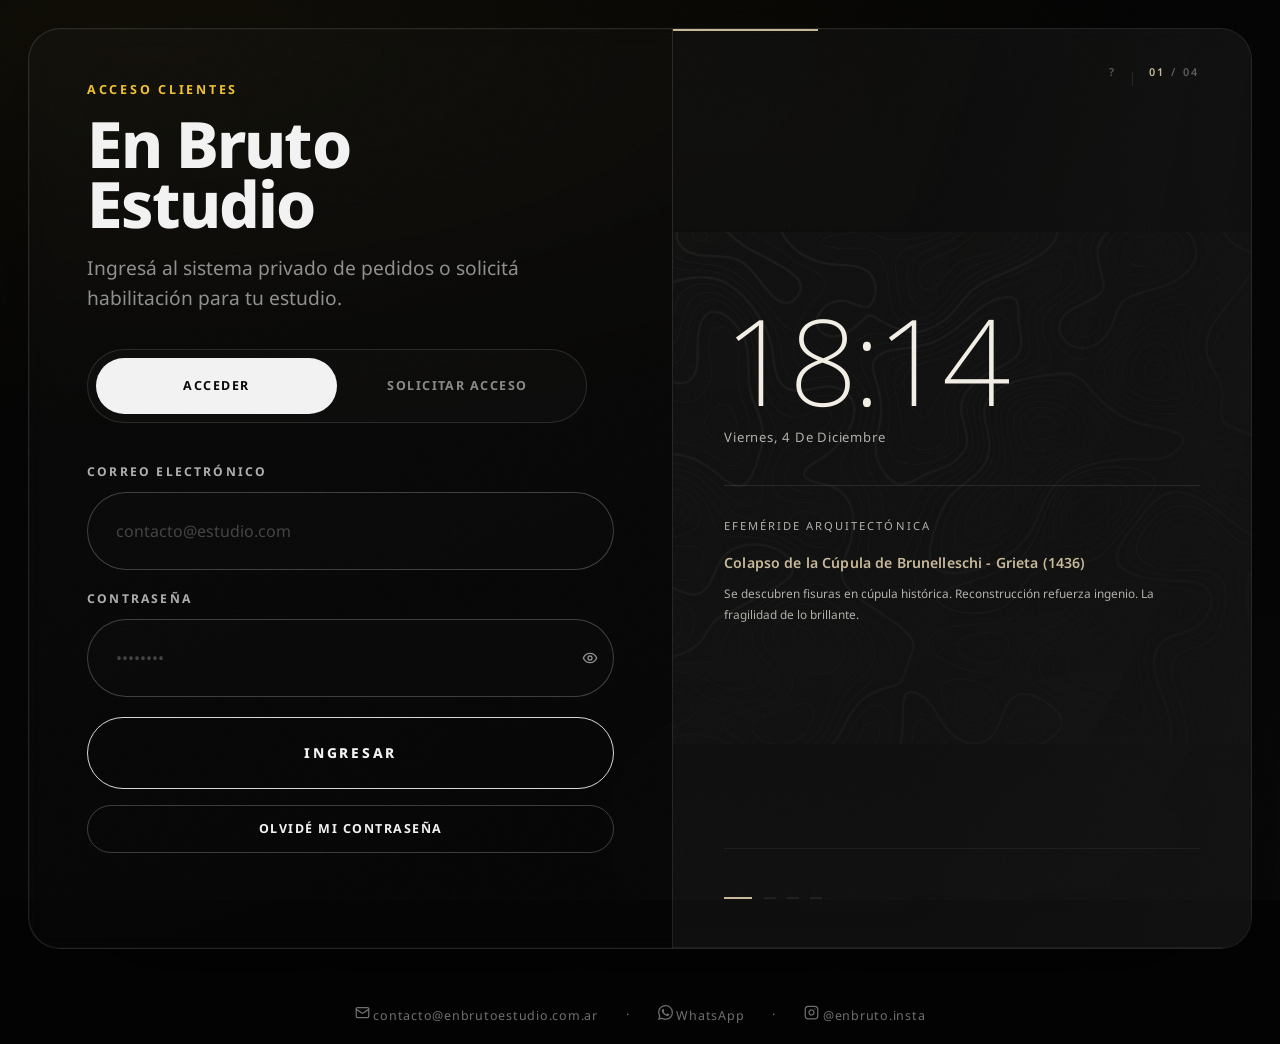
<file: index.html>
<!doctype html>

<html lang="es">
<head>
  <meta charset="utf-8" />
  <meta name="viewport" content="width=device-width, initial-scale=1" />
  <title>Acceso clientes · En Bruto Estudio</title>
  <meta name="description" content="Portal privado de pedidos para estudios de arquitectura. Impresión profesional de planos y renders." />
  <meta property="og:title" content="En Bruto Estudio · Portal clientes" />
  <meta property="og:description" content="Portal privado de pedidos para estudios de arquitectura." />
  <meta property="og:url" content="https://enbrutoestudio.com.ar" />
  <meta property="og:type" content="website" />
  <link rel="icon" type="image/png" sizes="32x32" href="assets/favicon-32x32.png" />
  <link rel="icon" type="image/png" sizes="16x16" href="assets/favicon-16x16.png" />
  <link rel="apple-touch-icon" sizes="180x180" href="assets/apple-touch-icon.png" />
  <link rel="preconnect" href="https://fonts.googleapis.com" />
  <link rel="preconnect" href="https://fonts.gstatic.com" crossorigin />
  <link rel="preload" href="https://fonts.googleapis.com/css2?family=Noto+Sans:wght@400;600;700;800&display=swap" as="style" onload="this.onload=null;this.rel='stylesheet'" />
  <noscript><link rel="stylesheet" href="https://fonts.googleapis.com/css2?family=Noto+Sans:wght@400;600;700;800&display=swap" /></noscript>
  <link rel="stylesheet" href="styles.css" />
  <link href="https://fonts.googleapis.com/css2?family=Bebas+Neue&family=Inter:wght@300;400;500&display=swap" rel="stylesheet">
  <link rel="stylesheet" href="easter-egg.css" />
</head>
<body>
  <main class="site-shell portal-shell">
    <section class="card split-card">

  <div class="left-panel">
    <p class="eyebrow">Acceso clientes</p>
    <h1 id="ee-trigger">En Bruto<br>Estudio</h1>
    <p class="lead">Ingresá al sistema privado de pedidos o solicitá habilitación para tu estudio.</p>

    <div class="tabs" role="tablist" aria-label="Acceso portal">
      <button class="tab is-active" data-view="login" role="tab" type="button" aria-selected="true">
        Acceder
      </button>
      <button class="tab" data-view="request" role="tab" type="button" aria-selected="false">
        Solicitar acceso
      </button>
    </div>

    <!-- ── TAB: ACCEDER ── -->
    <div class="view is-active" data-content="login">

      <!-- Vista: verificando sesión activa -->
      <div id="sessionCheckView" style="display:none;">
        <div class="btn-spinner" style="width:24px;height:24px;border-width:2.5px;margin-bottom:20px;"></div>
        <p class="lead compact" style="color:rgba(255,255,255,0.5);">Verificando sesión…</p>
      </div>

      <!-- Vista: formulario email + contraseña -->
      <div id="loginView" style="display:none;">
        <form id="loginForm" class="stack-form" novalidate>
          <label for="loginEmail">Correo electrónico</label>
          <div class="field-wrap">
            <input id="loginEmail" name="email" type="email"
              placeholder="contacto@estudio.com"
              autocomplete="email" required />
          </div>
          <label for="loginPassword">Contraseña</label>
          <div class="field-wrap">
            <input id="loginPassword" name="password" type="password"
              placeholder="••••••••"
              autocomplete="current-password" required />
          <button type="button" id="togglePwd" class="pwd-toggle" aria-label="Mostrar contraseña" tabindex="0">
            <svg id="eyeIcon" xmlns="http://www.w3.org/2000/svg" width="16" height="16" viewBox="0 0 24 24" fill="none" stroke="currentColor" stroke-width="2" stroke-linecap="round" stroke-linejoin="round" aria-hidden="true"><path d="M2 12s3-7 10-7 10 7 10 7-3 7-10 7-10-7-10-7Z"/><circle cx="12" cy="12" r="3"/></svg>
            <svg id="eyeOffIcon" xmlns="http://www.w3.org/2000/svg" width="16" height="16" viewBox="0 0 24 24" fill="none" stroke="currentColor" stroke-width="2" stroke-linecap="round" stroke-linejoin="round" aria-hidden="true" style="display:none;"><path d="M9.88 9.88a3 3 0 1 0 4.24 4.24"/><path d="M10.73 5.08A10.43 10.43 0 0 1 12 5c7 0 10 7 10 7a13.16 13.16 0 0 1-1.67 2.68"/><path d="M6.61 6.61A13.526 13.526 0 0 0 2 12s3 7 10 7a9.74 9.74 0 0 0 5.39-1.61"/><line x1="2" x2="22" y1="2" y2="22"/></svg>
          </button>
          </div>
          <button class="primary-button" type="submit"><span>Ingresar</span></button>
          <button id="forgotBtn" class="mini-button" type="button" style="margin-top:4px;">Olvidé mi contraseña</button>
          <p id="loginMessage" class="status-message" aria-live="polite"></p>
        </form>
      </div>

      <!-- Vista: olvidé mi contraseña -->
      <div id="forgotView" style="display:none;">
        <form id="forgotForm" class="stack-form" novalidate>
          <p class="eyebrow" style="margin-bottom:12px;">Restablecer contraseña</p>
          <label for="forgotEmail">Correo electrónico</label>
          <div class="field-wrap">
            <input id="forgotEmail" name="email" type="email"
              placeholder="contacto@estudio.com"
              autocomplete="email" required />
          </div>
          <button class="primary-button" type="submit"><span>Enviar enlace</span></button>
          <button id="backToLoginBtn" class="mini-button" type="button" style="margin-top:4px;">Volver al login</button>
          <p id="forgotMessage" class="status-message" aria-live="polite"></p>
        </form>
      </div>

      <!-- Vista: enlace de reset enviado -->
      <div id="forgotSentView" style="display:none;">
        <p class="eyebrow" style="color:#b8d4a0;margin-bottom:12px;">Enlace enviado</p>
        <p class="lead compact">
          Revisá tu bandeja de entrada.<br>
          El enlace expira en <strong>30 minutos</strong> y es de un solo uso.
        </p>
        <button id="backToLoginBtn2" class="mini-button" type="button" style="margin-top:28px;">Volver al login</button>
      </div>

    </div>

    <!-- ── TAB: SOLICITAR ACCESO ── -->
    <div class="view" data-content="request">

      <!-- Vista A: formulario de solicitud -->
      <div id="requestFormView">
        <form id="requestForm" class="stack-form" novalidate>
          <label for="requestStudio">Nombre del estudio</label>
          <div class="field-wrap">
            <input id="requestStudio" name="studio" type="text" placeholder="Estudio Pérez" required />
          </div>
          <label for="requestEmail">Correo</label>
          <div class="field-wrap">
            <input id="requestEmail" name="email" type="email" placeholder="contacto@enbrutoestudio.com.ar" required />
          </div>
          <label for="requestPhone">Teléfono</label>
          <div class="field-wrap">
            <input id="requestPhone" name="phone" type="tel" placeholder="+54 11 0000-0000" required />
          </div>
          <button class="primary-button" type="submit"><span>Solicitar acceso</span></button>
          <p class="helper">Revisamos cada alta manualmente para mantener el acceso curado.</p>
          <p id="requestMessage" class="status-message" aria-live="polite"></p>
        </form>
      </div>

      <!-- Vista B: confirmación solicitud enviada -->
      <div id="requestSentView" style="display:none;">
        <p class="eyebrow" style="color:#b8d4a0;margin-bottom:12px;">Solicitud recibida</p>
        <p class="lead compact">
          Recibimos tu solicitud.<br>
          Te avisaremos a la brevedad cuando tu acceso esté habilitado.
        </p>
        <button id="requestResetBtn" class="mini-button" type="button" style="margin-top:28px;">
          Enviar otra solicitud
        </button>
      </div>

    </div>
  </div>

  <section class="right-panel enbruto-right-panel" aria-label="Información sobre el servicio EN BRUTO" id="enbrutoPanel" tabindex="-1">
    <div class="enbruto-right-bg" aria-hidden="true"></div>
    <div class="enbruto-right-overlay" aria-hidden="true"></div>

    <div id="slideAnnouncement" class="sr-only" aria-live="polite" aria-atomic="true"></div>

    <div class="enbruto-slides-wrap">
      <div class="enbruto-progress" id="enbrutoProgress" aria-hidden="true"></div>

      <div class="enbruto-topbar" aria-label="Controles secundarios">
        <button type="button" class="enbruto-meta-btn" id="enbrutoShortcutsBtn"
          aria-label="Ver atajos de teclado" aria-expanded="false" title="Atajos (?)">?</button>
        <div class="enbruto-topbar-sep" aria-hidden="true"></div>
        <div class="enbruto-counter" aria-hidden="true">
          <span id="enbrutoCurrent">01</span> / 04
        </div>
      </div>

      <div class="enbruto-slides" id="enbrutoSlides"
        role="region" aria-roledescription="carrusel" aria-label="Servicios de EN BRUTO">

        <article class="enbruto-slide" role="group" aria-roledescription="diapositiva" aria-label="1 de 4: Efemérides arquitectónicas">
          <div class="enbruto-slide-inner enbruto-slide-calendar">
            <div class="enbruto-clock" aria-live="polite" aria-atomic="false">
              <div class="enbruto-clock-time" id="clockTime" aria-label="Hora">--:--</div>
              <div class="enbruto-clock-date" id="clockDate">—</div>
            </div>
            <div class="enbruto-efemeride">
              <p class="enbruto-kicker enbruto-efemeride-kicker">Efeméride arquitectónica</p>
              <h2 class="enbruto-efemeride-titulo" id="efemeriTitulo">—</h2>
              <p class="enbruto-efemeride-desc" id="efemeriDesc">—</p>
            </div>
          </div>
        </article>

        <article class="enbruto-slide" role="group" aria-roledescription="diapositiva" aria-label="2 de 4: Un proceso simple">
          <div class="enbruto-slide-inner">
            <p class="enbruto-kicker">Carga de archivos y seguimiento</p>
            <h2 class="enbruto-title">UN PROCESO<br><em>SIMPLE.</em></h2>
            <p class="enbruto-body enbruto-body-narrow">
              Ingresás, cargás el archivo y configurás el pedido según lo que necesitás.<br><br>
              Desde ahí, cada trabajo sigue un recorrido claro. Menos vueltas. Más control. Más orden.
            </p>
            <div class="enbruto-steps">
              <div class="enbruto-step">
                <span class="enbruto-step-n">01</span>
                <p><strong>Cargás el archivo</strong> desde el portal del estudio.</p>
              </div>
              <div class="enbruto-step">
                <span class="enbruto-step-n">02</span>
                <p><strong>Elegís tamaño, color, cantidad</strong> y la presentación que se adapte a tu necesidad.</p>
              </div>
              <div class="enbruto-step">
                <span class="enbruto-step-n">03</span>
                <p><strong>Seguís el estado</strong> y coordinás sin intermediarios.</p>
              </div>
            </div>
          </div>
        </article>

        <article class="enbruto-slide" role="group" aria-roledescription="diapositiva" aria-label="3 de 4: Tres formas de entrega">
          <div class="enbruto-slide-inner">
            <p class="enbruto-kicker">Tipos de presentación de planos</p>
            <h2 class="enbruto-title">TRES FORMAS<br>DE <em>ENTREGA.</em></h2>
            <p class="enbruto-body enbruto-body-narrow">
              Cada plano tiene un destino. Imprimimos y entregamos según el uso real que le vas a dar.
            </p>
            <div class="enbruto-delivery-grid">
              <div class="enbruto-delivery-item">
                <div class="enbruto-delivery-n">01</div>
                <h3>Obra</h3>
                <p>Enrollado, listo para uso inmediato en obra.</p>
              </div>
              <div class="enbruto-delivery-item">
                <div class="enbruto-delivery-n">02</div>
                <h3>Archivo</h3>
                <p>Plegado para guardar, revisar o incorporar a documentación.</p>
              </div>
              <div class="enbruto-delivery-item">
                <div class="enbruto-delivery-n">03</div>
                <h3>Entrega final</h3>
                <p>Presentación premium para estudio, archivo o cliente.</p>
              </div>
            </div>
          </div>
        </article>

        <article class="enbruto-slide" role="group" aria-roledescription="diapositiva" aria-label="4 de 4: Somos nuevos">
          <div class="enbruto-slide-inner enbruto-slide-honesty">
            <div class="enbruto-copy">
              <p class="enbruto-kicker">Atención directa para estudios</p>
              <h2 class="enbruto-title">SOMOS<br><em>NUEVOS.</em><br>Y ESO ES<br><em>IMPORTANTE.</em></h2>
            </div>
            <div class="enbruto-honesty-panel">
              <p class="enbruto-body">
                No trabajamos desde la inercia.<br><br>
                Estamos construyendo un sistema pensado para estudios que necesitan respuesta, criterio y seguimiento real.
              </p>
              <ul class="enbruto-honesty-list">
                <li>Escuchamos lo que funciona.</li>
                <li>Ajustamos lo que hace falta.</li>
                <li>Acompañamos sin volver esto masivo.</li>
              </ul>
            </div>
          </div>
        </article>


      </div>

      <div class="enbruto-shortcuts" id="enbrutoShortcuts"
        role="region" aria-label="Referencia de atajos de teclado" aria-hidden="true">
        <div class="enbruto-shortcuts-head">
          <span class="enbruto-shortcuts-title">Referencia de teclado</span>
          <button type="button" class="enbruto-shortcuts-close" id="closeShortcuts" aria-label="Cerrar">Cerrar ×</button>
        </div>
        <div class="enbruto-shortcuts-grid" role="list">
          <div class="enbruto-shortcut-item" role="listitem">
            <span class="enbruto-shortcut-key">← →</span>
            <span class="enbruto-shortcut-desc">Navegar diapositivas</span>
          </div>
          <div class="enbruto-shortcut-item" role="listitem">
            <span class="enbruto-shortcut-key">Home</span>
            <span class="enbruto-shortcut-desc">Primera diapositiva</span>
          </div>
          <div class="enbruto-shortcut-item" role="listitem">
            <span class="enbruto-shortcut-key">End</span>
            <span class="enbruto-shortcut-desc">Última diapositiva</span>
          </div>
          <div class="enbruto-shortcut-item" role="listitem">
            <span class="enbruto-shortcut-key">? / Esc</span>
            <span class="enbruto-shortcut-desc">Mostrar / cerrar atajos</span>
          </div>
        </div>
      </div>

      <nav class="enbruto-nav" aria-label="Navegación de diapositivas">
        <div class="enbruto-dots" id="enbrutoDots" role="tablist" aria-label="Diapositivas"></div>
      </nav>
    </div>
  </section>

</section>

  </main>

  <footer class="site-footer">
    <a href="mailto:contacto@enbrutoestudio.com.ar" class="footer-link">
      <svg xmlns="http://www.w3.org/2000/svg" width="15" height="15" viewBox="0 0 24 24" fill="none" stroke="currentColor" stroke-width="2" stroke-linecap="round" stroke-linejoin="round" aria-hidden="true">
        <rect width="20" height="16" x="2" y="4" rx="2"></rect>
        <path d="m22 7-8.97 5.7a1.94 1.94 0 0 1-2.06 0L2 7"></path>
      </svg>
      contacto@enbrutoestudio.com.ar
    </a>
    <span class="footer-sep">·</span>
    <a href="https://wa.me/5491173641852" target="_blank" rel="noopener" class="footer-link">
      <svg xmlns="http://www.w3.org/2000/svg" width="15" height="15" viewBox="0 0 24 24" fill="currentColor" aria-hidden="true">
        <path d="M17.472 14.382c-.297-.149-1.758-.867-2.03-.967-.273-.099-.471-.148-.67.15-.197.297-.767.966-.94 1.164-.173.199-.347.223-.644.075-.297-.15-1.255-.463-2.39-1.475-.883-.788-1.48-1.761-1.653-2.059-.173-.297-.018-.458.13-.606.134-.133.298-.347.446-.52.149-.174.198-.298.298-.497.099-.198.05-.371-.025-.52-.075-.149-.669-1.612-.916-2.207-.242-.579-.487-.5-.669-.51-.173-.008-.371-.01-.57-.01-.198 0-.52.074-.792.372-.272.297-1.04 1.016-1.04 2.479 0 1.462 1.065 2.875 1.213 3.074.149.198 2.096 3.2 5.077 4.487.709.306 1.262.489 1.694.625.712.227 1.36.195 1.871.118.571-.085 1.758-.719 2.006-1.413.248-.694.248-1.289.173-1.413-.074-.124-.272-.198-.57-.347m-5.421 7.403h-.004a9.87 9.87 0 0 1-5.031-1.378l-.361-.214-3.741.982.998-3.648-.235-.374a9.86 9.86 0 0 1-1.51-5.26c.001-5.45 4.436-9.884 9.888-9.884 2.64 0 5.122 1.03 6.988 2.898a9.825 9.825 0 0 1 2.893 6.994c-.003 5.45-4.437 9.884-9.885 9.884m8.413-18.297A11.815 11.815 0 0 0 12.05 0C5.495 0 .16 5.335.157 11.892c0 2.096.547 4.142 1.588 5.945L.057 24l6.305-1.654a11.882 11.882 0 0 0 5.683 1.448h.005c6.554 0 11.89-5.335 11.893-11.893a11.821 11.821 0 0 0-3.48-8.413Z"></path>
      </svg>
      WhatsApp
    </a>
    <span class="footer-sep">·</span>
    <a href="https://instagram.com/enbruto.insta" target="_blank" rel="noopener" class="footer-link">
      <svg xmlns="http://www.w3.org/2000/svg" width="15" height="15" viewBox="0 0 24 24" fill="none" stroke="currentColor" stroke-width="2" stroke-linecap="round" stroke-linejoin="round" aria-hidden="true">
        <rect width="20" height="20" x="2" y="2" rx="5" ry="5"></rect>
        <path d="M16 11.37A4 4 0 1 1 12.63 8 4 4 0 0 1 16 11.37z"></path>
        <line x1="17.5" x2="17.51" y1="6.5" y2="6.5"></line>
      </svg>
      @enbruto.insta
    </a>
  </footer>

  <script src="app.js"></script>

  <!-- ─── EASTER EGG ───────────────────────────────────────── -->
  <div id="cur-dot"></div>
  <div id="cur-ring"></div>
  <div id="flash"></div>

  <section id="ee">
    <div id="bg-grid"></div>

    <header class="ee-topbar">
      <span class="ee-label">Archivo · Referentes Cinematográficos</span>
      <button id="btn-close">✕</button>
    </header>

    <div id="ee-body">
      <main id="movie-list"></main>

      <aside id="card">
        <p class="card-empty" id="card-empty">Pasá el cursor<br>sobre una película</p>
        <div class="card-inner">
          <div class="card-title" id="ct"></div>
          <div class="card-dir"   id="cd"></div>
          <p   class="card-synopsis" id="cs"></p>
          <div class="card-ratings">
            <div class="card-rating"><b id="ci-imdb">—</b><span>IMDb</span></div>
            <div class="card-rating"><b id="ci-rt">—</b><span>Rotten T.</span></div>
          </div>
          <a class="card-cta" id="cta" href="#" target="_blank" rel="noopener noreferrer">
            <svg width="8" height="8" viewBox="0 0 9 9" fill="white"><polygon points="0,0 9,4.5 0,9"/></svg>
            Ver Trailer
          </a>
        </div>
      </aside>
    </div>

    <footer id="ee-progress">
      <span class="prog-label">Vistas</span>
      <span class="prog-num" id="ee-prog-num">0/10</span>
      <div class="prog-bar"><div class="prog-fill" id="ee-prog-fill"></div></div>
    </footer>
  </section>

  <div id="unlock">
    <span class="unlock-tag">Archivo Completo · 10/10</span>
    <h1 class="unlock-head">DESBLOQUEADO</h1>
    <div class="unlock-rule"></div>
    <p class="unlock-q">"La arquitectura es música congelada en el espacio.<br>Habitarla es escucharla."</p>
    <span class="unlock-auth">— Adaptado de Friedrich Schelling</span>
    <div class="unlock-building">
      <span class="unlock-building-label">Imagen</span>
      <span class="unlock-building-name">Centro Heydar Aliyev</span>
      <span class="unlock-building-meta">Zaha Hadid Architects · Bakú, 2012</span>
    </div>
    <button class="unlock-btn" id="btn-unlock-close">Continuar ↗</button>
  </div>

  <script src="easter-egg.js"></script>

</body>
</html>
</file>
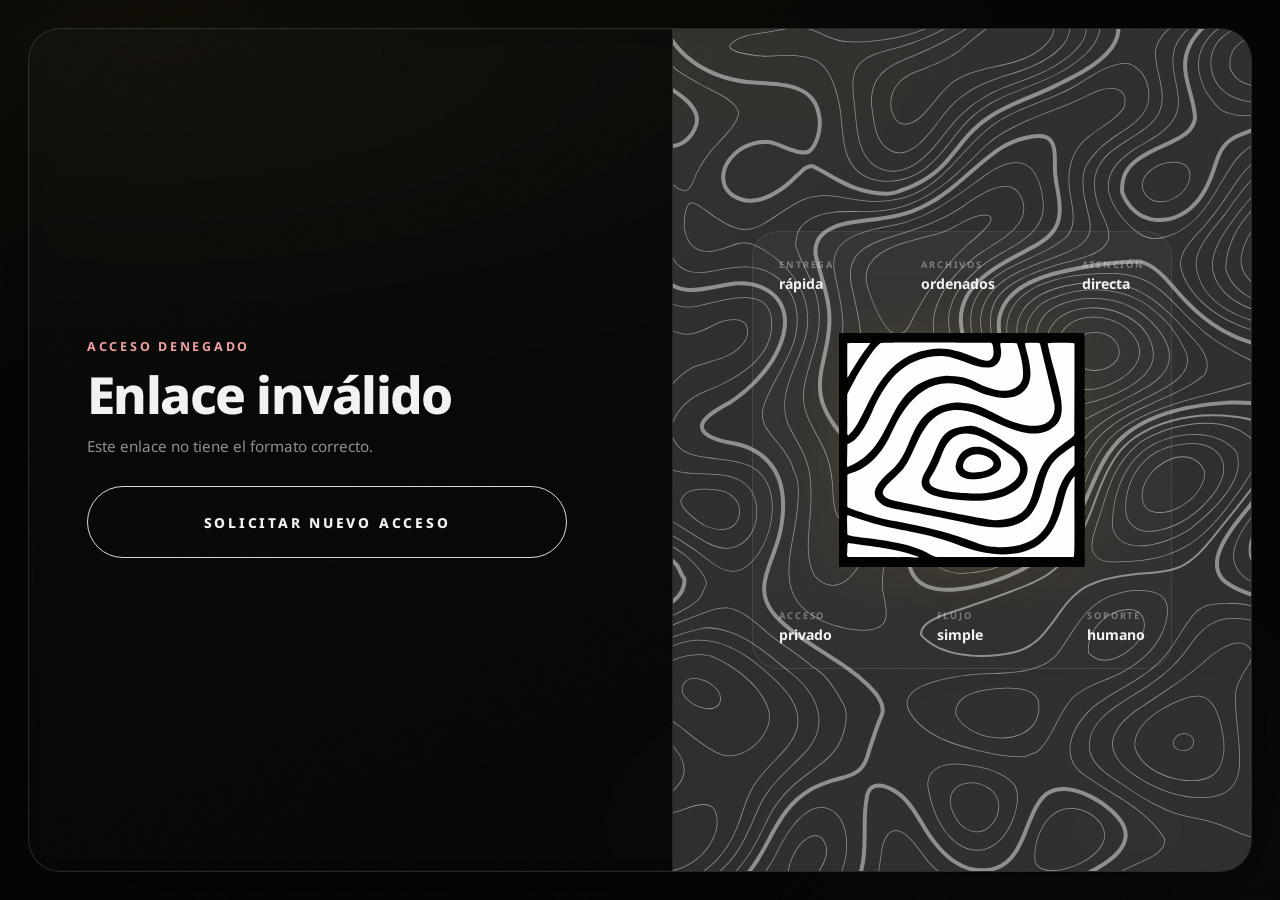
<file: auth.html>
<!doctype html>
<html lang="es">
<head>
  <meta charset="utf-8" />
  <meta name="viewport" content="width=device-width,initial-scale=1" />
  <meta name="robots" content="noindex, nofollow" />
  <title>Verificando acceso · Portal privado</title>
  <link rel="icon" type="image/png" sizes="32x32" href="assets/favicon-32x32.png" />
  <link rel="icon" type="image/png" sizes="16x16" href="assets/favicon-16x16.png" />
  <link rel="apple-touch-icon" sizes="180x180" href="assets/apple-touch-icon.png" />
  <meta name="theme-color" content="#0a0a0a" />
  <link rel="preconnect" href="https://fonts.googleapis.com" />
  <link rel="preconnect" href="https://fonts.gstatic.com" crossorigin />
  <link rel="preload" href="https://fonts.googleapis.com/css2?family=Noto+Sans:wght@400;600;700;800&display=swap" as="style" onload="this.onload=null;this.rel='stylesheet'" />
  <noscript><link rel="stylesheet" href="https://fonts.googleapis.com/css2?family=Noto+Sans:wght@400;600;700;800&display=swap" /></noscript>
  <link rel="stylesheet" href="styles.css" />
  <style>
    .auth-wrap {
      display: flex;
      flex-direction: column;
      justify-content: center;
      min-height: 100%;
      max-width: 480px;
    }
    .auth-spinner {
      width: 36px; height: 36px;
      border: 3px solid rgba(255,255,255,0.1);
      border-top-color: rgba(255,255,255,0.7);
      border-radius: 50%;
      animation: spin 0.75s linear infinite;
      margin-bottom: 32px;
    }
    @keyframes spin { to { transform: rotate(360deg); } }
  </style>
</head>
<body>
  <main class="site-shell portal-shell">
    <section class="card split-card">

      <div class="left-panel">
        <div class="auth-wrap">

          <!-- Estado: verificando -->
          <div id="authLoading">
            <div class="auth-spinner"></div>
            <p class="eyebrow">Verificando</p>
            <h1 style="font-size:clamp(2rem,4vw,3.2rem);">Validando<br>tu acceso</h1>
            <p class="lead compact" style="margin-top:16px;">Un momento…</p>
          </div>

          <!-- Estado: error -->
          <div id="authError" style="display:none;">
            <p class="eyebrow" style="color:#f0a0a0;">Acceso denegado</p>
            <h1 style="font-size:clamp(2rem,4vw,3.2rem);" id="authErrorTitle">Enlace inválido</h1>
            <p class="lead compact" style="margin-top:16px;" id="authErrorMsg">
              Este enlace no es válido, ya fue utilizado o expiró.
            </p>
            <a href="index.html" class="primary-button" style="display:inline-flex;align-items:center;justify-content:center;text-decoration:none;margin-top:28px;">
              <span>Solicitar nuevo acceso</span>
            </a>
          </div>

        </div>
      </div>

      <div class="right-panel logo-panel" aria-hidden="true">
        <img src="assets/LANDING.svg" class="topo-bg" alt="" />
        <div class="hero-stage">
          <div class="hero-stage__glow"></div>
          <div class="hero-stage__frame">
            <div class="hero-stage__top">
              <div class="spec-item">
                <span class="spec-item__label">ENTREGA</span>
                <strong>rápida</strong>
              </div>
              <div class="spec-item">
                <span class="spec-item__label">ARCHIVOS</span>
                <strong>ordenados</strong>
              </div>
              <div class="spec-item">
                <span class="spec-item__label">ATENCIÓN</span>
                <strong>directa</strong>
              </div>
            </div>
            <img src="assets/isologo.svg" alt="" class="hero-logo" />
            <div class="hero-stage__specs">
              <div class="spec-item">
                <span class="spec-item__label">ACCESO</span>
                <strong>privado</strong>
              </div>
              <div class="spec-item">
                <span class="spec-item__label">FLUJO</span>
                <strong>simple</strong>
              </div>
              <div class="spec-item">
                <span class="spec-item__label">SOPORTE</span>
                <strong>humano</strong>
              </div>
            </div>
          </div>
        </div>
      </div>

    </section>
  </main>
  <script src="app.js"></script>
</body>
</html>
</file>
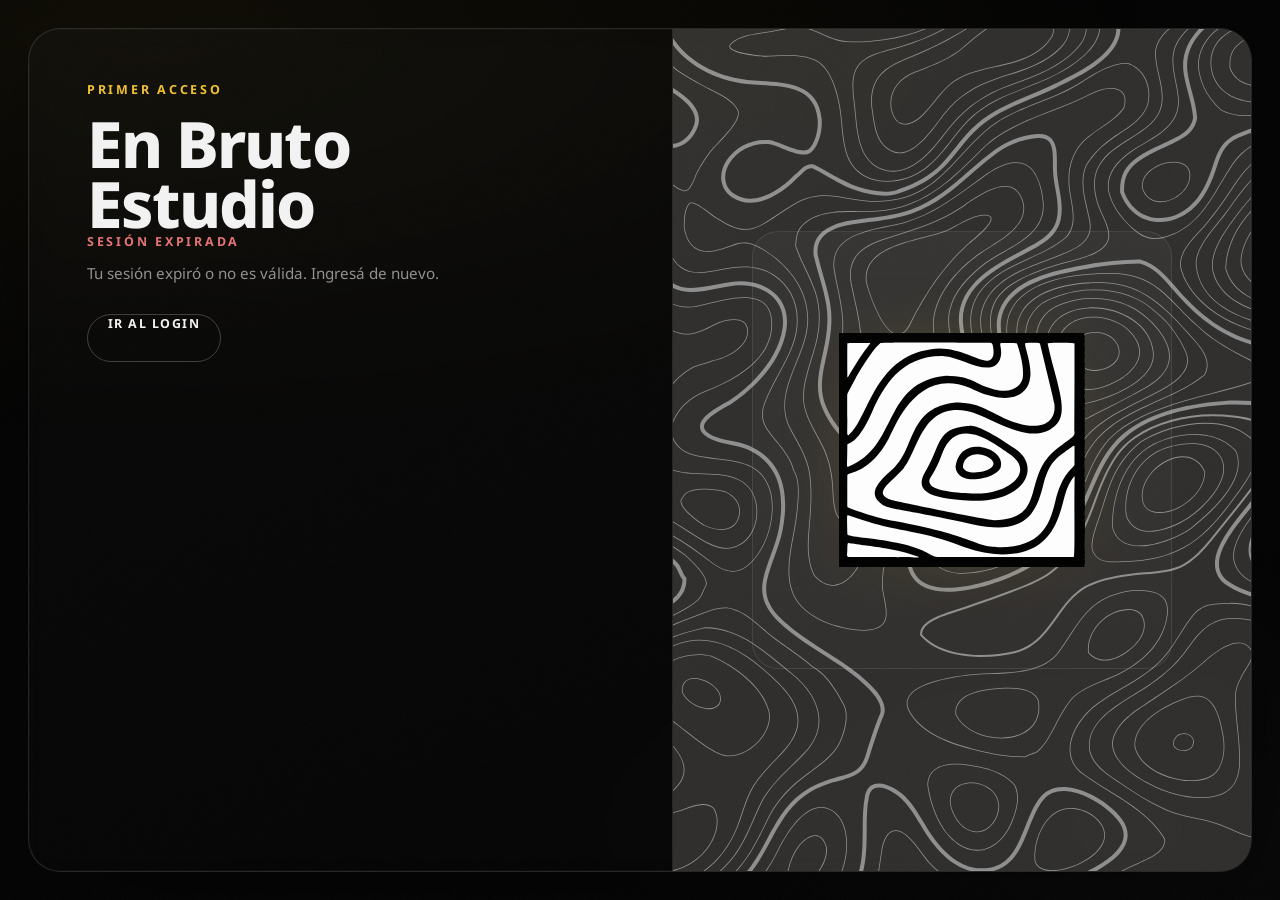
<file: change-password.html>
<!doctype html>
<html lang="es">
<head>
  <meta charset="utf-8" />
  <meta name="viewport" content="width=device-width, initial-scale=1" />
  <meta name="robots" content="noindex, nofollow" />
  <title>Cambiar contraseña · En Bruto Estudio</title>
  <link rel="icon" type="image/png" sizes="32x32" href="assets/favicon-32x32.png" />
  <link rel="icon" type="image/png" sizes="16x16" href="assets/favicon-16x16.png" />
  <link rel="apple-touch-icon" sizes="180x180" href="assets/apple-touch-icon.png" />
  <meta name="theme-color" content="#0a0a0a" />
  <link rel="preconnect" href="https://fonts.googleapis.com" />
  <link rel="preconnect" href="https://fonts.gstatic.com" crossorigin />
  <link rel="preload" href="https://fonts.googleapis.com/css2?family=Noto+Sans:wght@400;600;700;800&display=swap" as="style" onload="this.onload=null;this.rel='stylesheet'" />
  <noscript><link rel="stylesheet" href="https://fonts.googleapis.com/css2?family=Noto+Sans:wght@400;600;700;800&display=swap" /></noscript>
  <link rel="stylesheet" href="styles.css" />
</head>
<body>
  <main class="site-shell portal-shell">
    <section class="card split-card">

      <div class="left-panel">
        <p class="eyebrow">Primer acceso</p>
        <h1>En Bruto<br>Estudio</h1>

        <!-- Vista: formulario -->
        <div id="changeFormView">
          <p class="lead compact" style="margin-bottom:28px;">Para continuar, elegí tu contraseña definitiva.</p>
          <form id="changePasswordForm" class="stack-form" novalidate>
            <label for="newPassword">Nueva contraseña</label>
            <div class="field-wrap">
              <input id="newPassword" name="password" type="password"
                placeholder="Mínimo 8 caracteres"
                autocomplete="new-password" required minlength="8" />
            </div>
            <label for="confirmPassword">Confirmá la contraseña</label>
            <div class="field-wrap">
              <input id="confirmPassword" name="confirm" type="password"
                placeholder="Repetí la contraseña"
                autocomplete="new-password" required />
            </div>
            <button class="primary-button" type="submit"><span>Guardar contraseña</span></button>
            <p id="changeMsg" class="status-message" aria-live="polite"></p>
          </form>
          <button id="logoutBtn" class="mini-button" style="margin-top:20px;opacity:0.5;cursor:pointer;background:none;border:none;color:inherit;text-decoration:underline;">
            Cerrar sesión
          </button>
        </div>

        <!-- Vista: sesión inválida -->
        <div id="noSessionView" style="display:none;">
          <p class="eyebrow" style="color:#e57373;margin-bottom:12px;">Sesión expirada</p>
          <p class="lead compact">Tu sesión expiró o no es válida. Ingresá de nuevo.</p>
          <a href="index.html" class="mini-button" style="display:inline-flex;margin-top:28px;text-decoration:none;">
            Ir al login
          </a>
        </div>

      </div>

      <div class="right-panel logo-panel" aria-hidden="true">
        <img src="assets/LANDING.svg" class="topo-bg" alt="" />
        <div class="hero-stage">
          <div class="hero-stage__glow"></div>
          <div class="hero-stage__frame">
            <img src="assets/isologo.svg" alt="" class="hero-logo" />
          </div>
        </div>
      </div>

    </section>
  </main>
  <script src="app.js"></script>
  <script>
  (function () {
    const APPS_URL = typeof APPS_SCRIPT_URL !== 'undefined' ? APPS_SCRIPT_URL : '';
    const form     = document.getElementById('changePasswordForm');
    const msg      = document.getElementById('changeMsg');
    const logoutBtn = document.getElementById('logoutBtn');

    function setMsg(text, type) {
      if (!msg) return;
      msg.textContent = text;
      msg.classList.remove('is-error', 'is-success');
      if (type) msg.classList.add(type);
    }

    // Verificar sesión restringida
    const sid = getSessionId();
    if (!sid) {
      document.getElementById('changeFormView').style.display = 'none';
      document.getElementById('noSessionView').style.display  = 'block';
    } else {
      postData({ action: 'get_session' }).then(data => {
        if (!data.ok || !data.must_change_password) {
          if (data.ok && !data.must_change_password) {
            window.location.replace('panel.html');
          } else {
            clearSession();
            document.getElementById('changeFormView').style.display = 'none';
            document.getElementById('noSessionView').style.display  = 'block';
          }
        }
      }).catch(() => {});
    }

    // Logout
    if (logoutBtn) {
      logoutBtn.addEventListener('click', async () => {
        try { await postData({ action: 'logout' }); } catch {}
        clearSession();
        window.location.replace('index.html');
      });
    }

    // Submit
    if (form) {
      form.addEventListener('submit', async (e) => {
        e.preventDefault();
        const password = document.getElementById('newPassword').value.trim();
        const confirm  = document.getElementById('confirmPassword').value.trim();
        const btn      = form.querySelector('button[type="submit"]');

        setMsg('');

        if (password.length < 8) { setMsg('Mínimo 8 caracteres.', 'is-error'); return; }
        if (password !== confirm) { setMsg('Las contraseñas no coinciden.', 'is-error'); return; }

        if (btn) { btn.disabled = true; btn.innerHTML = '<span class="btn-spinner"></span><span>Guardando…</span>'; }

        try {
          const data = await postData({ action: 'change_password', password });

          if (!data.ok) {
            setMsg(data.error || 'Error al cambiar la contraseña.', 'is-error');
            if (btn) { btn.disabled = false; btn.innerHTML = '<span>Guardar contraseña</span>'; }
            return;
          }

          // Éxito — guardar nueva sesión y redirigir al panel
          setSessionId(data.sessionId, data.expiresAt);
          window.location.replace('panel.html');

        } catch (err) {
          setMsg(err.message || 'Error de conexión.', 'is-error');
          if (btn) { btn.disabled = false; btn.innerHTML = '<span>Guardar contraseña</span>'; }
        }
      });
    }
  })();
  </script>
</body>
</html>
</file>
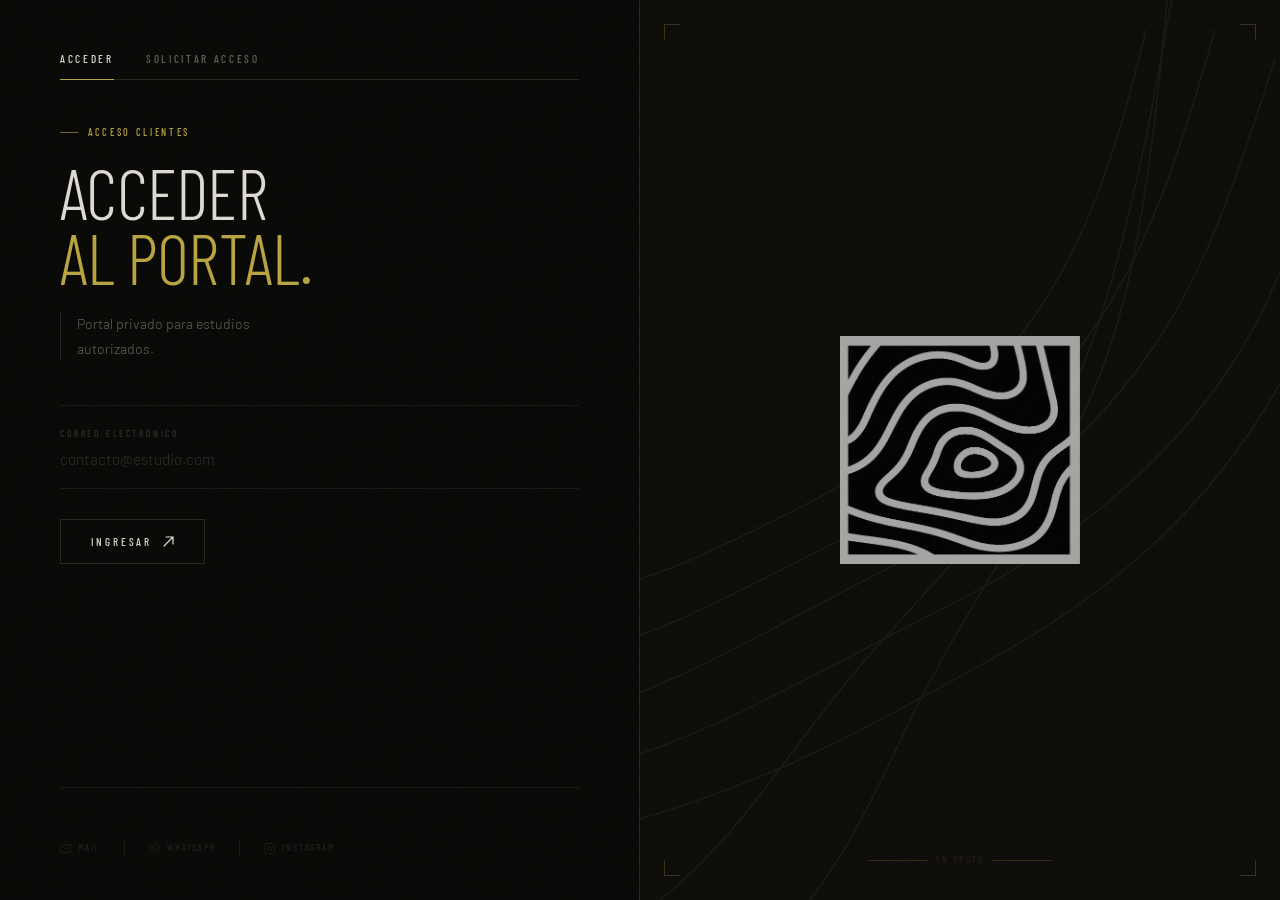
<file: enbruto.html>
<!doctype html>
<html lang="es">
<head>
  <meta charset="utf-8" />
  <meta name="viewport" content="width=device-width,initial-scale=1" />
  <title>En Bruto</title>
  <meta name="description" content="Portal privado para clientes autorizados." />
  <link rel="icon" type="image/png" sizes="32x32" href="assets/favicon-32x32.png" />
  <link rel="icon" type="image/png" sizes="16x16" href="assets/favicon-16x16.png" />
  <link rel="apple-touch-icon" sizes="180x180" href="assets/apple-touch-icon.png" />
  <link rel="preconnect" href="https://fonts.googleapis.com" />
  <link rel="preconnect" href="https://fonts.gstatic.com" crossorigin />
  <link href="https://fonts.googleapis.com/css2?family=Barlow+Condensed:wght@300;400;500&family=Barlow:wght@300;400&display=swap" rel="stylesheet" />
  <style>
    :root {
      --bg:       #080806;
      --bg2:      #0d0c09;
      --ink:      #dedad2;
      --ink-mid:  rgba(222,218,210,0.42);
      --ink-dim:  rgba(222,218,210,0.18);
      --gold:     #b8a440;
      --rule:     rgba(222,218,210,0.08);
      --rule2:    rgba(222,218,210,0.14);
      --font-ui:  'Barlow Condensed', ui-sans-serif, sans-serif;
      --font-body:'Barlow', ui-sans-serif, sans-serif;
    }

    *, *::before, *::after { box-sizing: border-box; margin: 0; padding: 0; }
    html, body { height: 100%; }

    body {
      min-height: 100%;
      background: var(--bg);
      color: var(--ink);
      font-family: var(--font-body);
      font-weight: 300;
      font-size: 15px;
      line-height: 1.6;
      -webkit-font-smoothing: antialiased;
      overflow-x: hidden;
    }

    /* Grain */
    body::after {
      content: '';
      position: fixed; inset: 0;
      pointer-events: none; z-index: 999;
      opacity: 0.028;
      background-image: url("data:image/svg+xml,%3Csvg viewBox='0 0 256 256' xmlns='http://www.w3.org/2000/svg'%3E%3Cfilter id='n'%3E%3CfeTurbulence type='fractalNoise' baseFrequency='0.9' numOctaves='4' stitchTiles='stitch'/%3E%3C/filter%3E%3Crect width='100%25' height='100%25' filter='url(%23n)'/%3E%3C/svg%3E");
      background-size: 160px 160px;
    }

    /* Layout */
    .shell {
      position: relative; z-index: 1;
      min-height: 100vh;
      display: grid;
      grid-template-columns: 1fr 1fr;
    }

    /* ── LEFT ── */
    .side-form {
      display: flex;
      flex-direction: column;
      padding: 52px 60px 44px;
      border-right: 1px solid var(--rule2);
      min-height: 100vh;
    }

    /* Tabs */
    .tabs {
      display: flex;
      border-bottom: 1px solid var(--rule2);
      margin-bottom: 44px;
    }

    .tab {
      appearance: none; background: none; border: none;
      border-bottom: 1px solid transparent;
      margin-bottom: -1px;
      padding: 0 0 14px;
      margin-right: 32px;
      color: var(--ink-mid);
      font-family: var(--font-ui);
      font-size: 0.7rem; font-weight: 500;
      letter-spacing: 0.24em; text-transform: uppercase;
      cursor: pointer;
      transition: color 180ms, border-color 180ms;
    }
    .tab:hover { color: var(--ink); }
    .tab.is-active { color: var(--ink); border-bottom-color: var(--gold); }

    /* Views */
    .view { display: none; flex-direction: column; }
    .view.is-active { display: flex; }

    /* Headline */
    .view-head {
      margin-bottom: 44px;
    }

    .view-tag {
      font-family: var(--font-ui);
      font-size: 0.64rem; font-weight: 500;
      letter-spacing: 0.26em; text-transform: uppercase;
      color: var(--gold);
      display: flex; align-items: center; gap: 10px;
      margin-bottom: 20px;
    }
    .view-tag::before {
      content: '';
      display: block; width: 18px; height: 1px;
      background: var(--gold); opacity: 0.6;
    }

    h2 {
      font-family: var(--font-ui);
      font-weight: 300;
      font-size: clamp(3rem, 5.5vw, 5rem);
      line-height: 0.92;
      letter-spacing: -0.01em;
      text-transform: uppercase;
    }

    h2 .accent { color: var(--gold); display: block; }

    .view-desc {
      margin-top: 22px;
      font-size: 0.88rem;
      color: var(--ink-mid);
      max-width: 32ch;
      line-height: 1.75;
      padding-left: 16px;
      border-left: 1px solid var(--rule2);
    }

    /* Form */
    .form { display: flex; flex-direction: column; }

    .field {
      display: flex; flex-direction: column; gap: 8px;
      padding: 20px 0;
      border-bottom: 1px solid var(--rule);
      position: relative;
    }
    .field:first-child { border-top: 1px solid var(--rule); }

    .field::after {
      content: ''; position: absolute;
      bottom: -1px; left: 0;
      height: 1px; width: 0;
      background: var(--gold);
      transition: width 320ms ease;
    }
    .field:focus-within::after { width: 100%; }

    label {
      font-family: var(--font-ui);
      font-size: 0.62rem; font-weight: 500;
      letter-spacing: 0.26em; text-transform: uppercase;
      color: var(--ink-dim);
      transition: color 200ms;
    }
    .field:focus-within label { color: var(--gold); }

    input {
      appearance: none; background: none;
      border: none; outline: none;
      color: var(--ink);
      font-family: var(--font-body);
      font-size: 0.96rem; font-weight: 300;
      padding: 0; width: 100%;
    }
    input::placeholder { color: var(--ink-dim); }

    /* Button */
    .btn {
      margin-top: 30px;
      align-self: flex-start;
      appearance: none; background: none;
      border: 1px solid var(--rule2);
      color: var(--ink);
      font-family: var(--font-ui);
      font-size: 0.7rem; font-weight: 500;
      letter-spacing: 0.26em; text-transform: uppercase;
      cursor: pointer;
      padding: 15px 30px;
      display: flex; align-items: center; gap: 11px;
      position: relative; overflow: hidden;
      transition: border-color 220ms, color 220ms;
    }
    .btn::before {
      content: ''; position: absolute; inset: 0;
      background: rgba(184,164,64,0.12);
      transform: scaleX(0); transform-origin: left;
      transition: transform 300ms ease;
    }
    .btn:hover::before { transform: scaleX(1); }
    .btn:hover { border-color: var(--gold); color: var(--gold); }
    .btn span, .btn svg { position: relative; z-index: 1; }
    .btn svg { width: 11px; height: 11px; transition: transform 200ms; }
    .btn:hover svg { transform: translate(2px,-2px); }

    .status {
      margin-top: 14px; font-size: 0.78rem;
      min-height: 1em; color: var(--ink-mid);
    }
    .status.is-error   { color: #c07a7a; }
    .status.is-success { color: #86a870; }

    /* Footer contacts */
    .foot {
      margin-top: auto;
      padding-top: 52px;
      display: flex;
      align-items: center;
      gap: 0;
      border-top: 1px solid var(--rule);
    }

    .contact-link {
      display: flex; align-items: center; gap: 7px;
      color: var(--ink-dim);
      text-decoration: none;
      font-family: var(--font-ui);
      font-size: 0.62rem;
      letter-spacing: 0.18em;
      text-transform: uppercase;
      transition: color 200ms;
      padding-right: 24px;
    }
    .contact-link:not(:first-child) {
      padding-left: 24px;
      border-left: 1px solid var(--rule);
    }
    .contact-link:hover { color: var(--ink-mid); }

    .contact-link svg {
      width: 11px; height: 11px;
      opacity: 0.5; flex-shrink: 0;
      transition: opacity 200ms;
    }
    .contact-link:hover svg { opacity: 0.8; }

    /* ── RIGHT ── */
    .side-visual {
      position: relative;
      display: flex; flex-direction: column;
      align-items: center; justify-content: center;
      padding: 64px;
      background: var(--bg2);
      overflow: hidden;
    }

    /* Topographic SVG bg */
    .topo-bg {
      position: absolute; inset: 0; width: 100%; height: 100%;
      opacity: 0.06;
    }

    /* Corner marks */
    .corner {
      position: absolute; width: 16px; height: 16px; opacity: 0.25;
    }
    .corner--tl { top: 24px; left: 24px; border-top: 1px solid var(--gold); border-left: 1px solid var(--gold); }
    .corner--tr { top: 24px; right: 24px; border-top: 1px solid var(--gold); border-right: 1px solid var(--gold); }
    .corner--bl { bottom: 24px; left: 24px; border-bottom: 1px solid var(--gold); border-left: 1px solid var(--gold); }
    .corner--br { bottom: 24px; right: 24px; border-bottom: 1px solid var(--gold); border-right: 1px solid var(--gold); }

    /* Logo */
    .logo-wrap {
      position: relative; z-index: 2;
      display: flex; flex-direction: column;
      align-items: center; gap: 28px;
    }

    .hero-logo {
      width: min(240px, 58%);
      display: block;
      opacity: 0.82;
      filter: invert(1) brightness(0.78);
      mix-blend-mode: luminosity;
    }

    /* Scale indicator */
    .scale {
      position: absolute;
      bottom: 32px; left: 50%;
      transform: translateX(-50%);
      display: flex; align-items: center; gap: 8px;
      opacity: 0.2;
    }
    .scale-line { width: 60px; height: 1px; background: var(--gold); }
    .scale-label {
      font-family: var(--font-ui);
      font-size: 0.58rem; letter-spacing: 0.22em;
      color: var(--gold); text-transform: uppercase;
    }

    /* Animations */
    @keyframes fadeUp {
      from { opacity: 0; transform: translateY(10px); }
      to   { opacity: 1; transform: translateY(0); }
    }
    .tabs      { animation: fadeUp 480ms ease both; animation-delay: 60ms; }
    .view      { animation: fadeUp 480ms ease both; animation-delay: 140ms; }
    .foot      { animation: fadeUp 480ms ease both; animation-delay: 220ms; }
    .side-visual .logo-wrap { animation: fadeUp 600ms ease both; animation-delay: 100ms; }

    /* Responsive */
    @media (max-width: 860px) {
      .shell { grid-template-columns: 1fr; }
      .side-form { border-right: none; border-bottom: 1px solid var(--rule2); min-height: unset; }
      .side-visual { min-height: 280px; }
    }
    @media (max-width: 540px) {
      .side-form { padding: 32px 22px 28px; }
      .side-visual { padding: 32px 22px; min-height: 220px; }
      .btn { align-self: stretch; justify-content: center; }
      .foot { flex-wrap: wrap; gap: 12px; }
      .contact-link:not(:first-child) { border-left: none; padding-left: 0; }
    }
  </style>
</head>
<body>
<main class="shell">

  <!-- LEFT -->
  <div class="side-form">

    <nav class="tabs" role="tablist" aria-label="Navegación">
      <button class="tab is-active" role="tab" aria-selected="true" data-view="login" type="button">Acceder</button>
      <button class="tab" role="tab" aria-selected="false" data-view="request" type="button">Solicitar acceso</button>
    </nav>

    <!-- Login -->
    <section class="view is-active" data-content="login" role="tabpanel">
      <div class="view-head">
        <p class="view-tag">Acceso clientes</p>
        <h2>Acceder<span class="accent">al portal.</span></h2>
        <p class="view-desc">Portal privado para estudios autorizados.</p>
      </div>
      <form id="loginForm" class="form" novalidate>
        <div class="field">
          <label for="loginEmail">Correo electrónico</label>
          <input id="loginEmail" name="email" type="email" placeholder="contacto@estudio.com" autocomplete="email" required />
        </div>
        <button class="btn" type="submit">
          <span>Ingresar</span>
          <svg viewBox="0 0 11 11" fill="none" aria-hidden="true">
            <path d="M1 10L10 1M10 1H3M10 1V8" stroke="currentColor" stroke-width="1.2" stroke-linecap="round" stroke-linejoin="round"/>
          </svg>
        </button>
        <p id="loginMessage" class="status" aria-live="polite"></p>
      </form>
    </section>

    <!-- Request -->
    <section class="view" data-content="request" role="tabpanel">
      <div class="view-head">
        <p class="view-tag">Habilitación</p>
        <h2>Solicitar<span class="accent">acceso.</span></h2>
        <p class="view-desc">Completá el formulario y te contactamos en 24 h.</p>
      </div>
      <form id="requestForm" class="form" novalidate>
        <div class="field">
          <label for="studioName">Nombre del estudio</label>
          <input id="studioName" name="studio" type="text" placeholder="Estudio ejemplo S.A." required />
        </div>
        <div class="field">
          <label for="requestEmail">Correo</label>
          <input id="requestEmail" name="email" type="email" placeholder="contacto@estudio.com" autocomplete="email" required />
        </div>
        <div class="field">
          <label for="requestPhone">Teléfono</label>
          <input id="requestPhone" name="phone" type="tel" placeholder="11 2345-6789" autocomplete="tel" required />
        </div>
        <button class="btn" type="submit">
          <span>Enviar solicitud</span>
          <svg viewBox="0 0 11 11" fill="none" aria-hidden="true">
            <path d="M1 10L10 1M10 1H3M10 1V8" stroke="currentColor" stroke-width="1.2" stroke-linecap="round" stroke-linejoin="round"/>
          </svg>
        </button>
        <p id="requestMessage" class="status" aria-live="polite"></p>
      </form>
    </section>

    <!-- Contacts -->
    <footer class="foot" aria-label="Contacto">
      <a class="contact-link" href="mailto:contacto@enbrutostudio.com.ar" aria-label="Email">
        <svg viewBox="0 0 14 11" fill="none" aria-hidden="true">
          <rect x="0.5" y="0.5" width="13" height="10" rx="1" stroke="currentColor" stroke-width="1.1"/>
          <path d="M1 1.5L7 6.5L13 1.5" stroke="currentColor" stroke-width="1.1" stroke-linecap="round"/>
        </svg>
        Mail
      </a>
      <a class="contact-link" href="https://wa.me/5491173641852" target="_blank" rel="noopener" aria-label="WhatsApp">
        <svg viewBox="0 0 14 14" fill="none" aria-hidden="true">
          <circle cx="7" cy="7" r="6.2" stroke="currentColor" stroke-width="1.1"/>
          <path d="M4.5 4.8C4.8 4.2 5.6 3.8 6.2 4.2L6.9 4.8C7.2 5.1 7.1 5.5 6.9 5.8L6.6 6.2C6.8 6.6 7.4 7.2 7.8 7.4L8.2 7.1C8.5 6.9 8.9 6.8 9.2 7.1L9.8 7.8C10.2 8.4 9.8 9.2 9.2 9.5C7.8 10.1 4.0 8.5 3.5 6.5C3.3 5.8 3.8 5.1 4.5 4.8Z" stroke="currentColor" stroke-width="0.9" stroke-linecap="round"/>
        </svg>
        WhatsApp
      </a>
      <a class="contact-link" href="https://instagram.com/enbruto.insta" target="_blank" rel="noopener" aria-label="Instagram">
        <svg viewBox="0 0 14 14" fill="none" aria-hidden="true">
          <rect x="0.7" y="0.7" width="12.6" height="12.6" rx="3.2" stroke="currentColor" stroke-width="1.1"/>
          <circle cx="7" cy="7" r="2.6" stroke="currentColor" stroke-width="1.1"/>
          <circle cx="10.4" cy="3.6" r="0.6" fill="currentColor"/>
        </svg>
        Instagram
      </a>
    </footer>

  </div>

  <!-- RIGHT -->
  <div class="side-visual" aria-hidden="true">

    <!-- Topographic lines as bg -->
    <svg class="topo-bg" viewBox="0 0 500 600" fill="none" xmlns="http://www.w3.org/2000/svg" preserveAspectRatio="xMidYMid slice">
      <path d="M-20 480 C60 460 120 420 200 380 C280 340 340 290 380 230 C420 170 440 100 460 40" stroke="var(--ink)" stroke-width="1"/>
      <path d="M-20 520 C80 495 150 450 240 405 C330 360 390 305 430 245 C470 185 485 115 500 60" stroke="var(--ink)" stroke-width="1"/>
      <path d="M-20 440 C50 425 100 395 170 360 C240 325 300 278 340 218 C380 158 400 90 420 20" stroke="var(--ink)" stroke-width="1"/>
      <path d="M50 600 C100 560 130 510 170 460 C210 410 260 365 300 305 C340 245 355 175 370 110 C385 45 390 -10 400 -30" stroke="var(--ink)" stroke-width="1"/>
      <path d="M-20 560 C100 535 180 490 270 440 C360 390 415 335 455 270 C495 205 505 135 515 80" stroke="var(--ink)" stroke-width="1"/>
      <path d="M150 600 C185 555 205 500 235 445 C265 390 300 340 330 280 C360 220 370 155 378 95 C386 35 388 -15 393 -40" stroke="var(--ink)" stroke-width="1"/>
      <path d="M-20 400 C40 390 80 370 140 340 C200 310 260 268 300 210 C340 152 358 86 374 20" stroke="var(--ink)" stroke-width="1"/>
    </svg>

    <div class="corner corner--tl"></div>
    <div class="corner corner--tr"></div>
    <div class="corner corner--bl"></div>
    <div class="corner corner--br"></div>

    <div class="logo-wrap">
      <img src="assets/isologo.jpeg" alt="En Bruto" class="hero-logo" />
    </div>

    <div class="scale">
      <div class="scale-line"></div>
      <span class="scale-label">En Bruto</span>
      <div class="scale-line"></div>
    </div>

  </div>

</main>

<script src="app.js"></script>
<script>
  document.querySelectorAll('.tab').forEach(tab => {
    tab.addEventListener('click', () => {
      const target = tab.dataset.view;
      document.querySelectorAll('.tab').forEach(t => { t.classList.remove('is-active'); t.setAttribute('aria-selected','false'); });
      document.querySelectorAll('.view').forEach(v => v.classList.remove('is-active'));
      tab.classList.add('is-active');
      tab.setAttribute('aria-selected','true');
      document.querySelector(`[data-content="${target}"]`).classList.add('is-active');
    });
  });
</script>
</body>
</html>
</file>
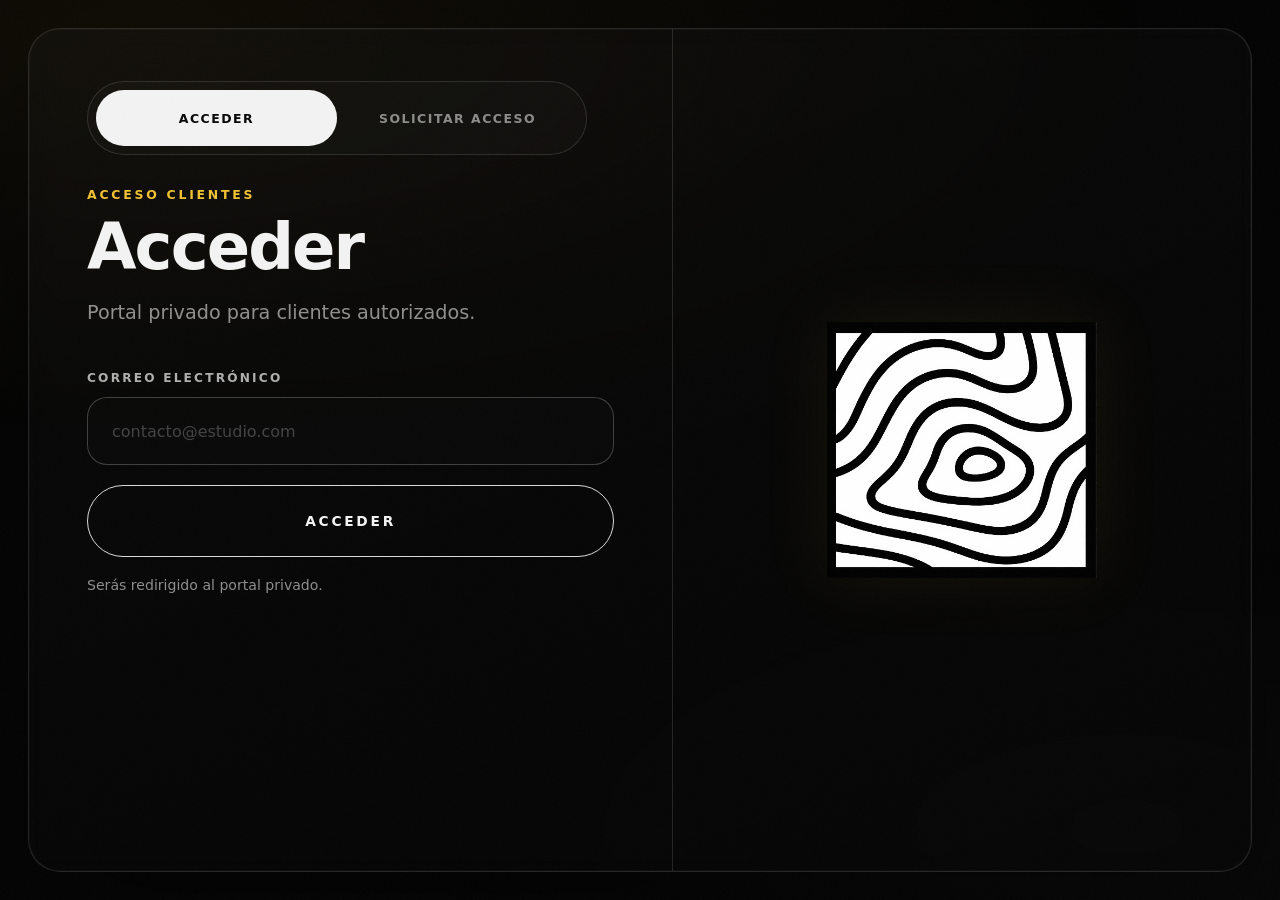
<file: indexO.html>
<!doctype html>
<html lang="es">
<head>
  <meta charset="utf-8" />
  <meta name="viewport" content="width=device-width,initial-scale=1" />
  <title>Acceso privado</title>
  <meta name="description" content="Portal privado para clientes autorizados." />
  <link rel="icon" type="image/png" sizes="32x32" href="assets/favicon-32x32.png" />
  <link rel="icon" type="image/png" sizes="16x16" href="assets/favicon-16x16.png" />
  <link rel="apple-touch-icon" sizes="180x180" href="assets/apple-touch-icon.png" />
  <link rel="stylesheet" href="styles.css" />
</head>
<body>
  <main class="site-shell landing-shell">
    <section class="card split-card">
      <div class="left-panel">
        <div class="tabs" role="tablist" aria-label="Acceso y solicitud">
          <button class="tab is-active" type="button" data-view="login">Acceder</button>
          <button class="tab" type="button" data-view="request">Solicitar acceso</button>
        </div>

        <section class="view is-active" data-content="login">
          <p class="eyebrow">Acceso clientes</p>
          <h1>Acceder</h1>
          <p class="lead">Portal privado para clientes autorizados.</p>

          <form id="loginForm" class="stack-form" novalidate>
            <label for="loginEmail">Correo electrónico</label>
            <input id="loginEmail" name="email" type="email" placeholder="contacto@estudio.com" autocomplete="email" required />
            <button class="primary-button ghost-button" type="submit">Acceder</button>
            <p class="helper">Serás redirigido al portal privado.</p>
            <p id="loginMessage" class="status-message" aria-live="polite"></p>
          </form>
        </section>

        <section class="view" data-content="request">
          <p class="eyebrow">Solicitud</p>
          <h1>Solicitar acceso</h1>
          <p class="lead">Solicitá habilitación para ingresar al portal.</p>

          <form id="requestForm" class="stack-form" novalidate>
            <label for="studioName">Nombre del estudio</label>
            <input id="studioName" name="studio" type="text" placeholder="Nombre del estudio" required />

            <label for="requestEmail">Correo</label>
            <input id="requestEmail" name="email" type="email" placeholder="contacto@estudio.com" autocomplete="email" required />

            <label for="requestPhone">Teléfono</label>
            <input id="requestPhone" name="phone" type="tel" placeholder="11 2345 6789" autocomplete="tel" required />

            <button class="primary-button" type="submit">Solicitar acceso</button>
            <p id="requestMessage" class="status-message" aria-live="polite"></p>
          </form>
        </section>
      </div>

      <div class="right-panel logo-panel" aria-hidden="true">
        <img src="assets/isologo.jpeg" alt="" class="hero-logo" />
      </div>
    </section>
  </main>

  <script src="app.js"></script>
</body>
</html>
</file>
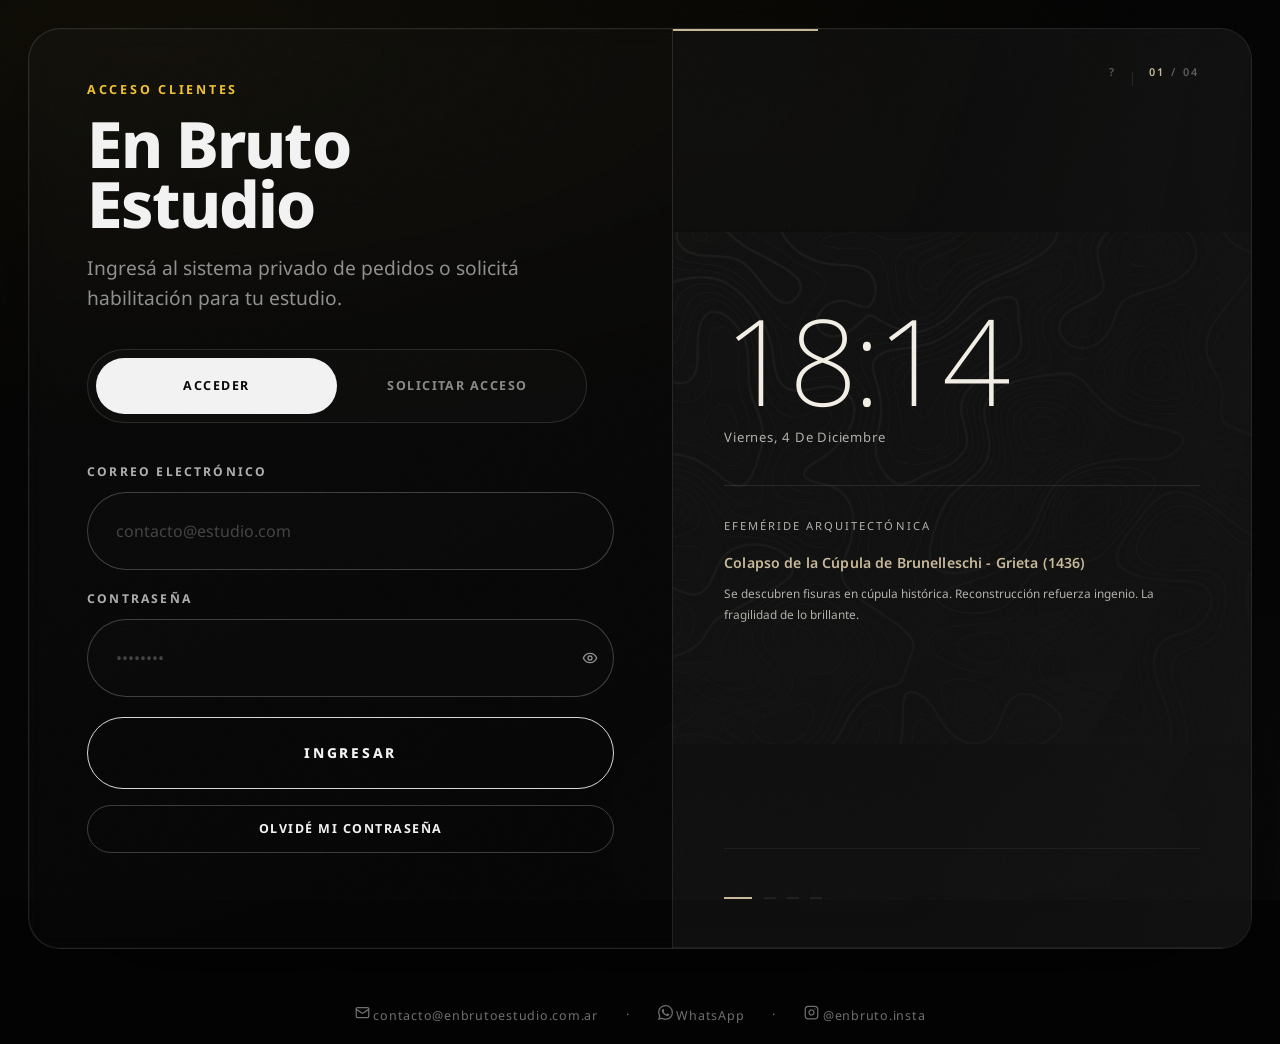
<file: panel.html>
<!doctype html>
<html lang="es">
<head>
  <meta charset="utf-8" />
  <meta name="viewport" content="width=device-width,initial-scale=1" />
  <meta name="robots" content="noindex, nofollow" />
  <title>Panel · En Bruto Estudio</title>
  <link rel="icon" type="image/png" sizes="32x32" href="assets/favicon-32x32.png" />
  <link rel="icon" type="image/png" sizes="16x16" href="assets/favicon-16x16.png" />
  <link rel="apple-touch-icon" sizes="180x180" href="assets/apple-touch-icon.png" />
  <meta name="theme-color" content="#0a0a0a" />
  <link rel="preconnect" href="https://fonts.googleapis.com" />
  <link rel="preconnect" href="https://fonts.gstatic.com" crossorigin />
  <link rel="preload" href="https://fonts.googleapis.com/css2?family=Noto+Sans:wght@400;600;700;800&display=swap" as="style" onload="this.onload=null;this.rel='stylesheet'" />
  <noscript><link rel="stylesheet" href="https://fonts.googleapis.com/css2?family=Noto+Sans:wght@400;600;700;800&display=swap" /></noscript>
  <link rel="stylesheet" href="styles.css" />
  <link rel="stylesheet" href="preflight.css" />
</head>
<body>
  <main class="site-shell">
    <section class="card dashboard-card">

      <header class="panel-header">
        <div>
          <h1 class="sr-only">Panel de pedidos · En Bruto Estudio</h1>
          <p class="eyebrow">Panel</p>
          <h2 id="panelStudio" style="font-size:clamp(1.4rem,2.5vw,2rem);font-weight:800;letter-spacing:-0.015em;">—</h2>
          <p class="helper" id="panelEmail" style="margin-top:4px;"></p>
        </div>
        <div class="header-actions">
          <div class="panel-timestamp" aria-live="off">
            <span class="panel-ts-date" id="panelTsDate">—</span>
            <span class="panel-ts-time" id="panelTsTime">--:--:--</span>
          </div>
          <div class="header-buttons">
            <button id="pfToggleBtn" type="button" class="nav-pf-toggle" aria-label="Antes de la Obra — Control técnico" aria-pressed="false">
              <span class="nav-pf-label">BRUTO</span>
              <span class="nav-pf-track"><span class="nav-pf-thumb"></span></span>
            </button>
            <button id="profileButton" class="mini-button accent-button" type="button">Mi perfil</button>
            <button id="logoutButton"  class="mini-button" type="button">Salir</button>
          </div>
        </div>
      </header>

      <div class="dashboard-grid">

        <!-- Columna izquierda: pedidos + archivos -->
        <div style="display:grid;gap:20px;align-content:start;">

          <!-- Historial -->
          <div class="info-block">
            <div class="block-head between">
              <h2>Pedidos</h2>
              <button id="toggleHistory" class="mini-button" type="button" style="display:none;font-size:0.72rem;min-height:36px;padding:0 14px;">VER TODOS</button>
            </div>
            <div id="orderHistory" class="history-list">
              <div class="sk-row">
                <div class="skeleton sk-line" style="width:55%"></div>
                <div class="skeleton sk-line-sm" style="width:38%"></div>
              </div>
              <div class="sk-row">
                <div class="skeleton sk-line" style="width:65%"></div>
                <div class="skeleton sk-line-sm" style="width:42%"></div>
              </div>
              <div class="sk-row">
                <div class="skeleton sk-line" style="width:48%"></div>
                <div class="skeleton sk-line-sm" style="width:30%"></div>
              </div>
            </div>
          </div>

          <!-- Archivos compartidos -->
          <div class="info-block">
            <div class="block-head">
              <h2>Archivos</h2>
            </div>
            <div id="sharedFiles" class="file-list">
              <div class="sk-row">
                <div class="skeleton sk-line" style="width:60%"></div>
                <div class="skeleton sk-line-sm" style="width:36%"></div>
              </div>
              <div class="sk-row">
                <div class="skeleton sk-line" style="width:50%"></div>
                <div class="skeleton sk-line-sm" style="width:28%"></div>
              </div>
            </div>
          </div>

        </div>

        <!-- Columna derecha: formulario de pedido -->
        <div class="info-block" id="orderFormBlock">
          <div class="block-head">
            <h2>Nuevo pedido</h2>
          </div>

          <form id="orderForm" class="stack-form compact-form" novalidate>

            <!-- Obra -->
            <label for="orderCode">Obra / Código</label>
            <div class="field-wrap">
              <input id="orderCode" name="code" type="text"
                placeholder="Ej: Torre Palermo — PB"
                autocomplete="off" required />
            </div>

            <!-- Medida + Tipo -->
            <div class="grid-two">
              <div>
                <label for="orderSize">Medida</label>
                <div class="field-wrap">
                  <select id="orderSize" name="size" required>
                    <option value="">Seleccioná</option>
                    <option value="A1">A1</option>
                    <option value="A2">A2</option>
                    <option value="A3">A3</option>
                    <option value="A4">A4</option>
                  </select>
                </div>
              </div>
              <div>
                <label for="orderType">Impresión</label>
                <div class="field-wrap">
                  <select id="orderType" name="type" required>
                    <option value="">Seleccioná</option>
                    <option value="Color">Color</option>
                    <option value="B&N">Blanco y negro</option>
                  </select>
                </div>
              </div>
            </div>

            <!-- Cantidad + Urgente -->
            <div class="grid-two" style="align-items:end;">
              <div>
                <label for="orderQty">Cantidad</label>
                <div class="field-wrap">
                  <input id="orderQty" name="quantity" type="number"
                    min="1" max="999" value="1" required />
                </div>
              </div>
              <div style="padding-bottom:2px;">
                <label class="urgency-check-label">
                  <input type="checkbox" id="urgentCheck" name="urgente" />
                  <span class="urgency-check-box"></span>
                  Urgente (+25%)
                </label>
              </div>
            </div>

            <!-- Tipo de entrega -->
            <fieldset style="border:0;padding:0;margin:0;">
              <legend style="display:block;width:100%;text-transform:uppercase;letter-spacing:0.18em;color:rgba(255,255,255,0.68);font-size:0.76rem;font-weight:700;margin-top:8px;margin-bottom:10px;">Tipo de entrega</legend>
              <div class="delivery-options">

                <label class="delivery-option">
                  <input type="radio" name="delivery" value="obra" required />
                  <div class="delivery-card">
                    <div class="delivery-top">
                      <span class="delivery-name">Obra</span>
                      <span class="delivery-check"></span>
                    </div>
                    <span class="delivery-detail">Enrollado para uso en obra</span>
                  </div>
                </label>

                <label class="delivery-option">
                  <input type="radio" name="delivery" value="archivo" />
                  <div class="delivery-card">
                    <div class="delivery-top">
                      <span class="delivery-name">Archivo</span>
                      <span class="delivery-check"></span>
                    </div>
                    <span class="delivery-detail">Plegado para guardar y consultar</span>
                  </div>
                </label>

                <label class="delivery-option">
                  <input type="radio" name="delivery" value="final" />
                  <div class="delivery-card">
                    <div class="delivery-top">
                      <span class="delivery-name">Entrega Final</span>
                      <span class="delivery-check"></span>
                    </div>
                    <span class="delivery-detail">Presentación premium para cliente</span>
                  </div>
                </label>

              </div>
            </fieldset>

            <!-- Notas -->
            <label for="orderNotes">Notas (opcional)</label>
            <div class="field-wrap">
              <textarea id="orderNotes" name="notes"
                placeholder="Indicaciones especiales…"></textarea>
            </div>

            <!-- Drop zone -->
            <div>
              <label>Archivo PDF</label>
              <div id="dropZone" class="drop-zone" tabindex="0" role="button" aria-label="Subir PDF">
                <div id="dropLabel" class="drop-label">
                  <span>Arrastrá tu PDF acá</span>
                  <span class="drop-hint">o hacé clic para seleccionar</span>
                </div>
              </div>
              <input type="file" id="orderFile" name="file" accept="application/pdf" style="display:none" />
            </div>

            <!-- El Veedor — Mesa de Luz -->
            <div class="veedor-toggle-row">
              <div class="veedor-label-wrap">
                <span class="veedor-name">Mesa de Luz</span>
                <span class="veedor-beta">BETA</span>
              </div>
              <label class="toggle-switch" aria-label="Activar verificación IA de escala">
                <input type="checkbox" id="veedorSwitch" />
                <span class="toggle-track"><span class="toggle-thumb"></span></span>
              </label>
            </div>
            <div id="veedorResult" style="display:none;"></div>

            <!-- Precio estimado -->
            <div id="priceDisplay" style="display:none;" class="price-display">
              <div class="price-inner">
                <span class="price-label">Precio estimado</span>
                <span id="priceBreakdown" class="price-breakdown"></span>
                <span class="price-note" style="font-size:0.68rem;color:rgba(255,255,255,0.28);margin-top:2px;">
                  Estimación automática · El valor final puede ajustarse según revisión técnica
                </span>
              </div>
              <span id="priceValue" class="price-value">—</span>
            </div>

            <!-- Submit -->
            <button class="primary-button" type="submit" id="orderSubmitBtn">
              <span>Solicitar impresión</span>
            </button>

            <p id="orderMessage" class="status-message" aria-live="polite"></p>

            <!-- Campo oculto para estudio (lo llena JS desde sesión) -->
            <input type="hidden" id="orderStudy" name="study" />

          </form>
        </div>

      </div>
      <!-- Preflight embebido — se muestra al activar el toggle -->
      <div id="pfEmbedded" class="pf-embedded" style="display:none;">
        <section class="pf-drop-zone" id="pfDrop" tabindex="0" role="button" aria-label="Subir PDF para análisis">
          <div class="pf-drop-inner" id="pfDropInner">
            <div class="pf-drop-icon">PDF</div>
            <p class="pf-drop-label">Arrastrá o seleccioná un plano PDF</p>
            <p class="pf-drop-hint">Máx. 10 MB · Solo archivos PDF</p>
          </div>
          <input type="file" id="pfFile" accept="application/pdf" style="display:none" />
        </section>
        <p class="pf-disclaimer">Esta herramienta utiliza modelos de inteligencia artificial para asistir en la revisión preliminar de planos. Los resultados pueden ser incompletos o inexactos y deben considerarse únicamente como una ayuda orientativa. No sustituye la revisión técnica ni los controles profesionales. La validación final del contenido, escala, normativa y calidad del archivo es responsabilidad exclusiva del estudio o profesional interviniente.</p>
        <div id="pfStatus" class="pf-status" style="display:none;">
          <span class="pf-status-dot"></span>
          <span id="pfStatusText" class="pf-status-text"></span>
        </div>
        <section id="pfResult" class="pf-result" style="display:none;"></section>
      </div>

    </section>
  </main>
  <div class="toast-container" id="toastContainer" aria-live="polite" aria-atomic="false"></div>
  <script src="app.js"></script>
  <script src="preflight-app.js"></script>
</body>
</html>
</file>
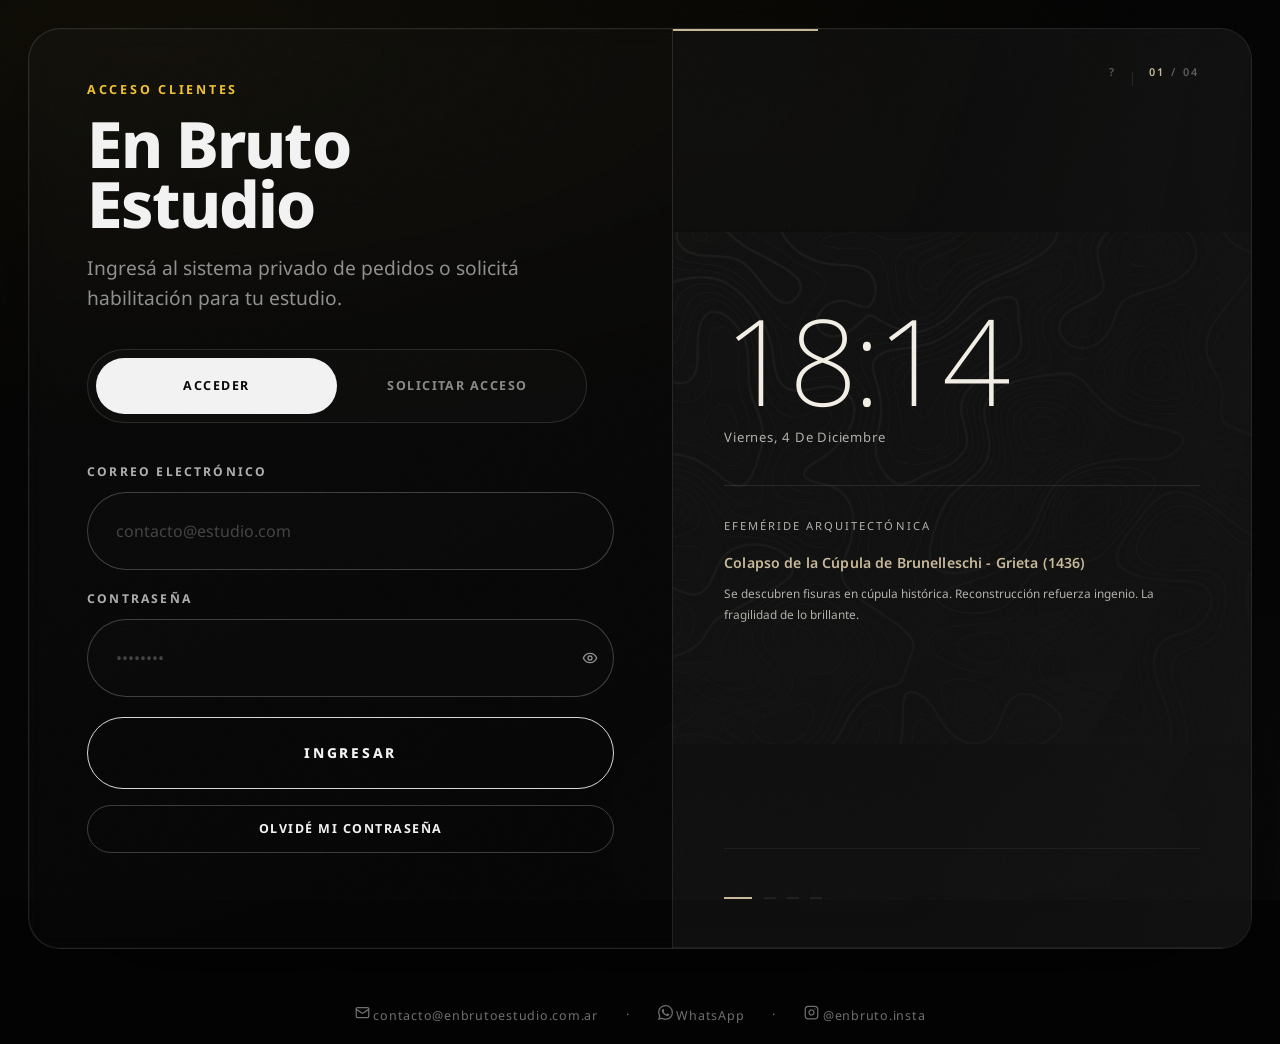
<file: perfil.html>
<!doctype html>
<html lang="es">
<head>
  <meta charset="utf-8" />
  <meta name="viewport" content="width=device-width,initial-scale=1" />
  <meta name="robots" content="noindex, nofollow" />
  <title>Perfil · En Bruto Estudio</title>
  <link rel="icon" type="image/png" sizes="32x32" href="assets/favicon-32x32.png" />
  <link rel="icon" type="image/png" sizes="16x16" href="assets/favicon-16x16.png" />
  <link rel="apple-touch-icon" sizes="180x180" href="assets/apple-touch-icon.png" />
  <meta name="theme-color" content="#0a0a0a" />
  <link rel="preconnect" href="https://fonts.googleapis.com" />
  <link rel="preconnect" href="https://fonts.gstatic.com" crossorigin />
  <link rel="preload" href="https://fonts.googleapis.com/css2?family=Noto+Sans:wght@400;600;700;800&display=swap" as="style" onload="this.onload=null;this.rel='stylesheet'" />
  <noscript><link rel="stylesheet" href="https://fonts.googleapis.com/css2?family=Noto+Sans:wght@400;600;700;800&display=swap" /></noscript>
  <link rel="stylesheet" href="styles.css" />
</head>
<body>
  <main class="site-shell profile-shell">
    <section class="card profile-card">

      <header class="panel-header simple">
        <div>
          <p class="eyebrow">Perfil</p>
          <h1>Datos de acceso</h1>
        </div>
        <div class="header-actions">
          <button id="goToOrder"    class="mini-button accent-button" type="button">+ Nuevo pedido</button>
          <button id="backToPanel"  class="mini-button" type="button">Volver</button>
          <button id="logoutButton" class="mini-button" type="button">Salir</button>
        </div>
      </header>

      <section class="profile-grid">

        <div class="identity-card">
          <div class="logo-upload-wrap" id="logoWrap" role="button" tabindex="0" title="Clic para cambiar imagen de perfil" aria-label="Cambiar imagen de perfil">
            <img id="profileLogoImg" src="assets/isologo.svg" alt="Logo del estudio" class="profile-logo" />
            <div class="logo-upload-overlay" aria-hidden="true">
              <svg width="16" height="16" viewBox="0 0 24 24" fill="none" stroke="currentColor" stroke-width="2"><path d="M21 15v4a2 2 0 0 1-2 2H5a2 2 0 0 1-2-2v-4"/><polyline points="17 8 12 3 7 8"/><line x1="12" y1="3" x2="12" y2="15"/></svg>
              <span>Cambiar</span>
            </div>
            <input type="file" id="logoFileInput" accept="image/png,image/jpeg,image/webp" style="display:none" aria-hidden="true" />
          </div>
          <div class="identity-info">
            <p class="eyebrow">Cliente</p>
            <h2 id="profileStudio">Estudio</h2>
            <p id="logoUploadMsg" class="logo-upload-msg" aria-live="polite"></p>
          </div>
        </div>

        <div class="profile-data-block">
          <h3 class="block-label">Contacto</h3>
          <div class="data-row">
            <span>Correo</span>
            <strong id="profileEmail">correo@estudio.com</strong>
          </div>
          <div class="data-row">
            <span>Teléfono</span>
            <strong id="profilePhone">—</strong>
          </div>
          <div class="data-row">
            <span>Sesión válida hasta</span>
            <strong id="profileSessionExp">—</strong>
          </div>
        </div>

        <div class="activity-block">
          <h3 class="block-label">Actividad</h3>
          <div class="stats-grid">
            <div class="stat-item">
              <span class="stat-value" id="statTotal">—</span>
              <span class="stat-label">Pedidos totales</span>
            </div>
            <div class="stat-item">
              <span class="stat-value" id="statMedida">—</span>
              <span class="stat-label">Medida más usada</span>
            </div>
            <div class="stat-item">
              <span class="stat-value" id="statMes">—</span>
              <span class="stat-label">Este mes</span>
            </div>
          </div>
        </div>

        <div class="last-order-block">
          <h3 class="block-label">Último pedido</h3>
          <div id="lastOrderContent" class="last-order-inner">
            <span class="profile-empty">Sin pedidos registrados.</span>
          </div>
        </div>

      </section>
    </section>
  </main>
  <script src="app.js"></script>
</body>
</html>
</file>
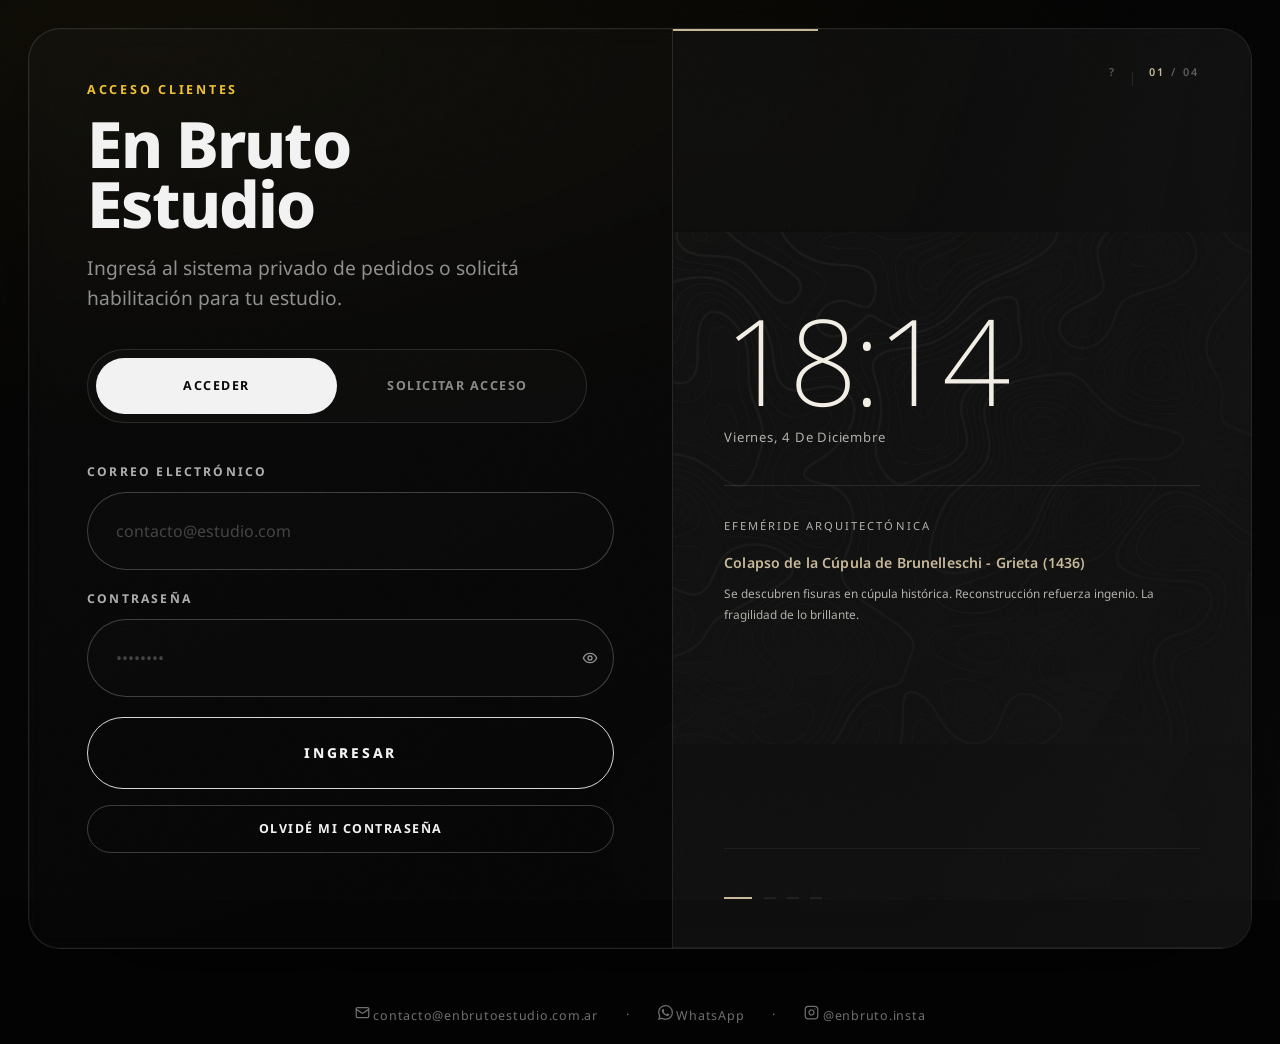
<file: preflight.html>
<!doctype html>
<html lang="es">
<head>
  <meta charset="utf-8" />
  <meta name="viewport" content="width=device-width, initial-scale=1" />
  <title>Control Técnico · En Bruto Estudio</title>
  <link rel="icon" type="image/png" sizes="32x32" href="assets/favicon-32x32.png" />
  <link rel="stylesheet" href="preflight.css" />
</head>
<body class="pf-standalone">

  <main class="pf-shell">

    <header class="pf-header">
      <div class="pf-header-main">
        <span class="pf-kicker">EN BRUTO ESTUDIO</span>
        <h1 class="pf-title">ANTES DE LA OBRA</h1>
        <p class="pf-sub">Control Técnico de Pre-impresión</p>
      </div>
      <a href="panel.html" class="nav-pf-toggle nav-pf-toggle--on" aria-label="Volver al panel">
        <span class="nav-pf-label">Panel</span>
        <span class="nav-pf-track"><span class="nav-pf-thumb"></span></span>
      </a>
    </header>

    <section class="pf-drop-zone" id="pfDrop" tabindex="0" role="button" aria-label="Subir PDF para análisis">
      <div class="pf-drop-inner" id="pfDropInner">
        <div class="pf-drop-icon">[ PDF ]</div>
        <p class="pf-drop-label">Arrastrá o seleccioná un plano PDF</p>
        <p class="pf-drop-hint">Máx. 10 MB · Solo archivos PDF</p>
      </div>
      <input type="file" id="pfFile" accept="application/pdf" style="display:none" />
    </section>

    <div id="pfStatus" class="pf-status" style="display:none;">
      <span class="pf-status-dot"></span>
      <span id="pfStatusText" class="pf-status-text"></span>
    </div>

    <section id="pfResult" class="pf-result" style="display:none;"></section>

  </main>

  <script src="preflight-app.js"></script>
</body>
</html>
</file>
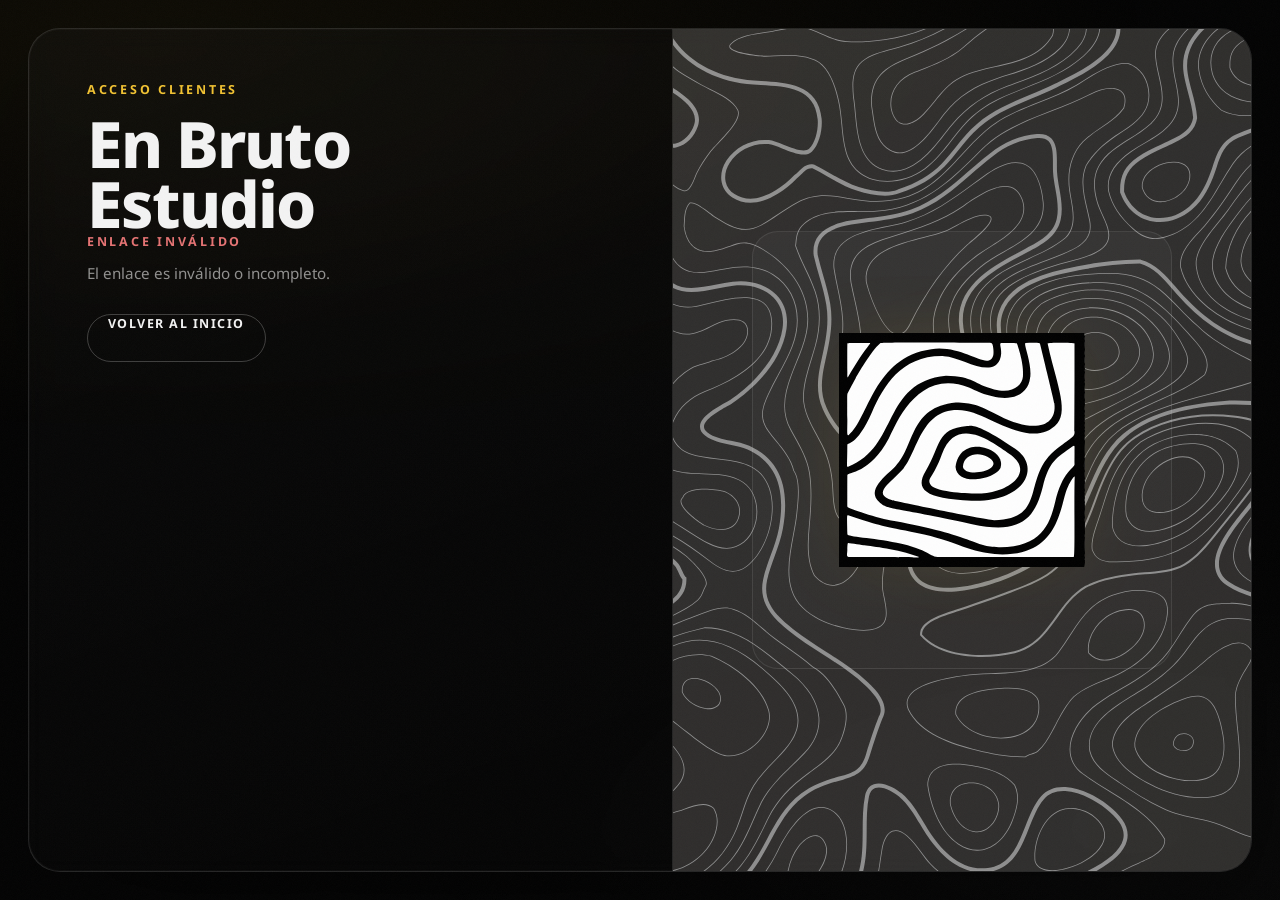
<file: reset-password.html>
<!doctype html>
<html lang="es">
<head>
  <meta charset="utf-8" />
  <meta name="viewport" content="width=device-width, initial-scale=1" />
  <meta name="robots" content="noindex, nofollow" />
  <title>Restablecer contraseña · En Bruto Estudio</title>
  <link rel="icon" type="image/png" sizes="32x32" href="assets/favicon-32x32.png" />
  <link rel="icon" type="image/png" sizes="16x16" href="assets/favicon-16x16.png" />
  <link rel="apple-touch-icon" sizes="180x180" href="assets/apple-touch-icon.png" />
  <meta name="theme-color" content="#0a0a0a" />
  <link rel="preconnect" href="https://fonts.googleapis.com" />
  <link rel="preconnect" href="https://fonts.gstatic.com" crossorigin />
  <link rel="preload" href="https://fonts.googleapis.com/css2?family=Noto+Sans:wght@400;600;700;800&display=swap" as="style" onload="this.onload=null;this.rel='stylesheet'" />
  <noscript><link rel="stylesheet" href="https://fonts.googleapis.com/css2?family=Noto+Sans:wght@400;600;700;800&display=swap" /></noscript>
  <link rel="stylesheet" href="styles.css" />
</head>
<body>
  <main class="site-shell portal-shell">
    <section class="card split-card">

      <div class="left-panel">
        <p class="eyebrow">Acceso clientes</p>
        <h1>En Bruto<br>Estudio</h1>

        <!-- Vista: cargando -->
        <div id="loadingView">
          <p class="lead compact" style="color:rgba(255,255,255,0.5);">Verificando enlace…</p>
        </div>

        <!-- Vista: formulario de contraseña -->
        <div id="formView" style="display:none;">
          <p class="lead compact" style="margin-bottom:28px;">Elegí una nueva contraseña.</p>
          <form id="resetForm" class="stack-form" novalidate>
            <label for="newPassword">Nueva contraseña</label>
            <div class="field-wrap">
              <input id="newPassword" name="password" type="password"
                placeholder="Mínimo 8 caracteres"
                autocomplete="new-password" required minlength="8" />
            </div>
            <label for="confirmPassword">Confirmá la contraseña</label>
            <div class="field-wrap">
              <input id="confirmPassword" name="confirm" type="password"
                placeholder="Repetí la contraseña"
                autocomplete="new-password" required />
            </div>
            <button class="primary-button" type="submit"><span>Guardar contraseña</span></button>
            <p id="resetMsg" class="status-message" aria-live="polite"></p>
          </form>
        </div>

        <!-- Vista: éxito -->
        <div id="successView" style="display:none;">
          <p class="eyebrow" style="color:#b8d4a0;margin-bottom:12px;">Contraseña actualizada</p>
          <p class="lead compact">Ya podés ingresar al portal con tu nueva contraseña.</p>
          <a href="index.html" class="mini-button" style="display:inline-flex;margin-top:28px;text-decoration:none;">
            Ir al login
          </a>
        </div>

        <!-- Vista: error de enlace -->
        <div id="errorView" style="display:none;">
          <p class="eyebrow" style="color:#e57373;margin-bottom:12px;">Enlace inválido</p>
          <p class="lead compact" id="errorText">El enlace de restablecimiento es inválido o ya fue utilizado.</p>
          <a href="index.html" class="mini-button" style="display:inline-flex;margin-top:28px;text-decoration:none;">
            Volver al inicio
          </a>
        </div>

      </div>

      <div class="right-panel logo-panel" aria-hidden="true">
        <img src="assets/LANDING.svg" class="topo-bg" alt="" />
        <div class="hero-stage">
          <div class="hero-stage__glow"></div>
          <div class="hero-stage__frame">
            <img src="assets/isologo.svg" alt="" class="hero-logo" />
          </div>
        </div>
      </div>

    </section>
  </main>
  <script src="password-form.js"></script>
</body>
</html>
</file>
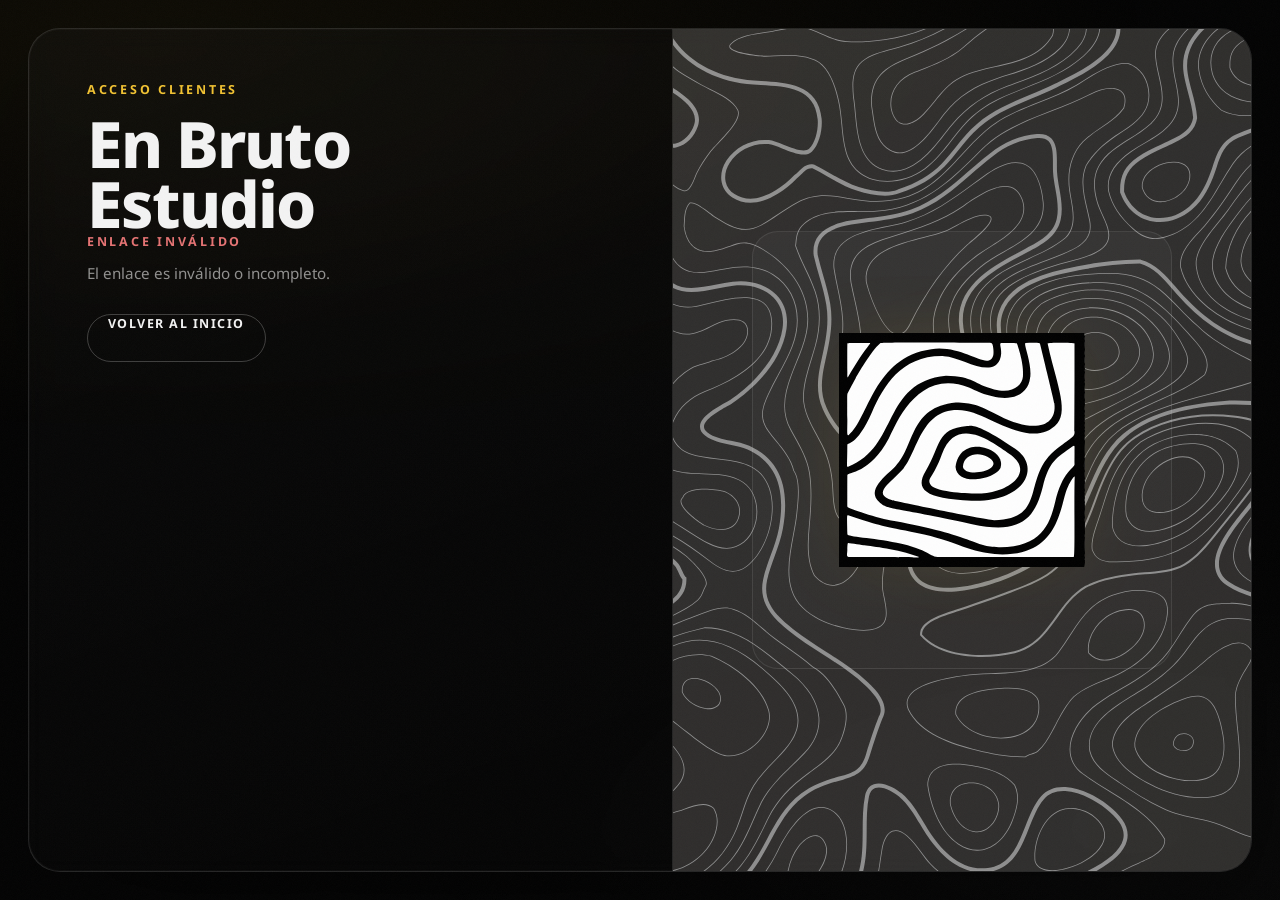
<file: set-password.html>
<!doctype html>
<html lang="es">
<head>
  <meta charset="utf-8" />
  <meta name="viewport" content="width=device-width, initial-scale=1" />
  <meta name="robots" content="noindex, nofollow" />
  <title>Crear contraseña · En Bruto Estudio</title>
  <link rel="icon" type="image/png" sizes="32x32" href="assets/favicon-32x32.png" />
  <link rel="icon" type="image/png" sizes="16x16" href="assets/favicon-16x16.png" />
  <link rel="apple-touch-icon" sizes="180x180" href="assets/apple-touch-icon.png" />
  <meta name="theme-color" content="#0a0a0a" />
  <link rel="preconnect" href="https://fonts.googleapis.com" />
  <link rel="preconnect" href="https://fonts.gstatic.com" crossorigin />
  <link rel="preload" href="https://fonts.googleapis.com/css2?family=Noto+Sans:wght@400;600;700;800&display=swap" as="style" onload="this.onload=null;this.rel='stylesheet'" />
  <noscript><link rel="stylesheet" href="https://fonts.googleapis.com/css2?family=Noto+Sans:wght@400;600;700;800&display=swap" /></noscript>
  <link rel="stylesheet" href="styles.css" />
</head>
<body>
  <main class="site-shell portal-shell">
    <section class="card split-card">

      <div class="left-panel">
        <p class="eyebrow">Acceso clientes</p>
        <h1>En Bruto<br>Estudio</h1>

        <!-- Vista: cargando -->
        <div id="loadingView">
          <p class="lead compact" style="color:rgba(255,255,255,0.5);">Verificando enlace…</p>
        </div>

        <!-- Vista: formulario de contraseña -->
        <div id="formView" style="display:none;">
          <p class="lead compact" style="margin-bottom:28px;">Creá tu contraseña de acceso al portal.</p>
          <form id="setPasswordForm" class="stack-form" novalidate>
            <label for="newPassword">Nueva contraseña</label>
            <div class="field-wrap">
              <input id="newPassword" name="password" type="password"
                placeholder="Mínimo 8 caracteres"
                autocomplete="new-password" required minlength="8" />
            </div>
            <label for="confirmPassword">Confirmá la contraseña</label>
            <div class="field-wrap">
              <input id="confirmPassword" name="confirm" type="password"
                placeholder="Repetí la contraseña"
                autocomplete="new-password" required />
            </div>
            <button class="primary-button" type="submit"><span>Crear contraseña</span></button>
            <p id="setPasswordMsg" class="status-message" aria-live="polite"></p>
          </form>
        </div>

        <!-- Vista: éxito -->
        <div id="successView" style="display:none;">
          <p class="eyebrow" style="color:#b8d4a0;margin-bottom:12px;">Contraseña creada</p>
          <p class="lead compact">Ya podés ingresar al portal con tu correo y la nueva contraseña.</p>
          <a href="index.html" class="mini-button" style="display:inline-flex;margin-top:28px;text-decoration:none;">
            Ir al login
          </a>
        </div>

        <!-- Vista: error de enlace -->
        <div id="errorView" style="display:none;">
          <p class="eyebrow" style="color:#e57373;margin-bottom:12px;">Enlace inválido</p>
          <p class="lead compact" id="errorText">El enlace de invitación es inválido o ya fue utilizado.</p>
          <a href="index.html" class="mini-button" style="display:inline-flex;margin-top:28px;text-decoration:none;">
            Volver al inicio
          </a>
        </div>

      </div>

      <div class="right-panel logo-panel" aria-hidden="true">
        <img src="assets/LANDING.svg" class="topo-bg" alt="" />
        <div class="hero-stage">
          <div class="hero-stage__glow"></div>
          <div class="hero-stage__frame">
            <img src="assets/isologo.svg" alt="" class="hero-logo" />
          </div>
        </div>
      </div>

    </section>
  </main>
  <script src="password-form.js"></script>
</body>
</html>
</file>
<file: styles.css>
:root {
  --bg: #040404;
  --line: rgba(255,255,255,0.12);
  --line-strong: rgba(255,255,255,0.22);
  --text: #f3f3f3;
  --muted: rgba(255,255,255,0.55);
  --muted-strong: rgba(255,255,255,0.72);
  --accent: #f1c232;
  --transition-fast: 190ms ease;
}

* { box-sizing: border-box; }
html, body { margin: 0; min-height: 100%; }
body {
  background: var(--bg);
  color: var(--text);
  font-family: 'Noto Sans', ui-sans-serif, system-ui, sans-serif;
  -webkit-font-smoothing: antialiased;
  overflow-x: hidden;
}
button, input, textarea, select { font: inherit; }
a { color: inherit; }

/* Grain */
body::after {
  content: "";
  position: fixed; inset: 0;
  pointer-events: none; z-index: 100; opacity: 0.03;
  background-image: url("data:image/svg+xml,%3Csvg viewBox='0 0 256 256' xmlns='http://www.w3.org/2000/svg'%3E%3Cfilter id='n'%3E%3CfeTurbulence type='fractalNoise' baseFrequency='0.85' numOctaves='4' stitchTiles='stitch'/%3E%3C/filter%3E%3Crect width='100%25' height='100%25' filter='url(%23n)'/%3E%3C/svg%3E");
  background-size: 180px 180px;
}

/* Grid */
body::before {
  content: "";
  position: fixed; inset: 0;
  pointer-events: none; opacity: 0.14;
  background-image:
    linear-gradient(rgba(255,255,255,0.04) 1px, transparent 1px),
    linear-gradient(90deg, rgba(255,255,255,0.04) 1px, transparent 1px);
  background-size: 62px 62px;
  -webkit-mask-image: radial-gradient(ellipse at 50% 0%, rgba(0,0,0,0.5) 0%, transparent 68%);
  mask-image: radial-gradient(ellipse at 50% 0%, rgba(0,0,0,0.5) 0%, transparent 68%);
}

/* Ambient */
.site-shell::before {
  content: "";
  position: fixed; inset: 0; pointer-events: none;
  background:
    radial-gradient(ellipse 80% 45% at 12% 4%, rgba(241,194,50,0.05), transparent),
    radial-gradient(ellipse 60% 35% at 88% 92%, rgba(255,255,255,0.018), transparent);
}

.site-shell {
  position: relative;
  min-height: 100vh;
  min-height: 100dvh;
  padding: 28px;
}

/* ── CARD ─────────────────────────────────────────────────────── */

.card {
  position: relative;
  min-height: calc(100vh - 56px);
  min-height: calc(100dvh - 56px);
  border: 1px solid var(--line);
  border-radius: 32px;
  overflow: hidden;
  background:
    linear-gradient(160deg, rgba(255,255,255,0.022) 0%, rgba(255,255,255,0.005) 100%),
    rgba(0,0,0,0.16);
  backdrop-filter: blur(10px);
  box-shadow:
    0 0 0 1px rgba(255,255,255,0.03) inset,
    0 50px 140px rgba(0,0,0,0.4);
}

/* ── PORTAL LOGIN (split) ─────────────────────────────────────── */

.split-card {
  display: grid;
  grid-template-columns: minmax(min(400px, 100%), 1fr) minmax(0, 0.9fr);
}

.left-panel {
  min-width: 0;
  position: relative;
  padding: 52px 58px 56px;
}

/* ── TYPOGRAPHY ───────────────────────────────────────────────── */

.eyebrow {
  margin: 0 0 16px;
  text-transform: uppercase;
  letter-spacing: 0.22em;
  color: var(--accent);
  font-size: 0.78rem;
  font-weight: 700;
}

h1 {
  margin: 0;
  font-size: clamp(2.8rem, 5vw, 4.6rem);
  line-height: 0.93;
  font-weight: 800;
  letter-spacing: -0.03em;
}

h2 { margin: 0; }

.lead {
  margin: 20px 0 36px;
  color: var(--muted);
  font-size: clamp(1rem, 1.6vw, 1.2rem);
  line-height: 1.55;
}
.lead.compact { margin: 8px 0 0; font-size: 0.95rem; }

/* ── FORMS ────────────────────────────────────────────────────── */

.stack-form { display: grid; gap: 12px; }
.compact-form { gap: 12px; }

label {
  display: block;
  text-transform: uppercase;
  letter-spacing: 0.18em;
  color: rgba(255,255,255,0.68);
  font-size: 0.76rem;
  font-weight: 700;
  margin-top: 8px;
}

.field-wrap { position: relative; }
.field-wrap::after {
  content: "";
  position: absolute; inset: 1px;
  border-radius: 999px; pointer-events: none;
  background: linear-gradient(90deg, rgba(241,194,50,0.07), transparent 28%, transparent 72%, rgba(255,255,255,0.04));
  opacity: 0; transition: opacity var(--transition-fast);
}
.field-wrap:focus-within::after { opacity: 1; }

input, textarea, select {
  width: 100%;
  border: 1px solid var(--line-strong);
  border-radius: 20px;
  min-height: 68px;
  padding: 0 24px;
  background: rgba(255,255,255,0.01);
  color: var(--text);
  outline: none;
  transition: border-color var(--transition-fast), background var(--transition-fast), box-shadow var(--transition-fast);
}

/* Portal login input pill */
.portal-shell input { border-radius: 999px; min-height: 78px; padding: 0 28px; }

input::placeholder, textarea::placeholder { color: rgba(255,255,255,0.24); }
input:hover, textarea:hover, select:hover { border-color: rgba(255,255,255,0.26); }
input:focus, textarea:focus, select:focus {
  border-color: rgba(241,194,50,0.5);
  background: rgba(255,255,255,0.018);
  box-shadow: 0 0 0 3px rgba(241,194,50,0.06);
}

textarea { min-height: 110px; padding: 16px 24px; border-radius: 20px; resize: vertical; }
select { appearance: none; }

/* ── BUTTONS ──────────────────────────────────────────────────── */

.primary-button {
  position: relative; overflow: hidden;
  margin-top: 8px; min-height: 72px; width: 100%; padding: 0 28px;
  border-radius: 999px;
  border: 1px solid rgba(255,255,255,0.85);
  background: transparent; color: var(--text);
  text-transform: uppercase; letter-spacing: 0.2em;
  font-size: 0.86rem; font-weight: 800; cursor: pointer;
  transition: background var(--transition-fast), color var(--transition-fast), transform var(--transition-fast);
}
.primary-button span { position: relative; z-index: 2; }
.primary-button:hover { background: var(--text); color: #0a0a0a; transform: translateY(-2px); }
.primary-button:active { transform: translateY(0) scale(0.99); }
.primary-button:disabled { opacity: 0.7; cursor: url("data:image/svg+xml,%3Csvg xmlns='http://www.w3.org/2000/svg' width='24' height='24' viewBox='0 0 24 24'%3E%3Ccircle cx='12' cy='12' r='9' fill='none' stroke='rgba(255,255,255,0.15)' stroke-width='2.5'/%3E%3Cpath d='M12 3 A9 9 0 0 1 21 12' fill='none' stroke='%23f1c232' stroke-width='2.5' stroke-linecap='round'/%3E%3C/svg%3E") 12 12, wait; transform: none; }

.mini-button {
  min-height: 48px; border-radius: 999px; padding: 0 20px;
  border: 1px solid var(--line-strong);
  background: transparent; color: var(--text);
  text-transform: uppercase; letter-spacing: 0.12em;
  font-size: 0.78rem; font-weight: 700; cursor: pointer;
  transition: background var(--transition-fast), border-color var(--transition-fast);
}
.mini-button:hover { background: rgba(255,255,255,0.05); border-color: rgba(255,255,255,0.32); }

.accent-button { border-color: var(--accent); color: var(--accent); }
.accent-button:hover { background: rgba(241,194,50,0.08); }

/* ── STATUS / HELPER ──────────────────────────────────────────── */

.helper, .status-message {
  color: var(--muted); font-size: 0.88rem; margin: 6px 0 0; line-height: 1.5;
}
.status-message { min-height: 1.5em; }
.status-message.is-error   { color: #f0a0a0; }
.status-message.is-success { color: #b8d4a0; }

/* ── RIGHT PANEL (portal login) ───────────────────────────────── */

.right-panel {
  min-width: 0; position: relative;
  border-left: 1px solid var(--line);
  display: flex; align-items: center; justify-content: center;
  padding: 48px; overflow: hidden;
}

.topo-bg {
  position: absolute; inset: 0;
  width: 100%; height: 100%;
  object-fit: cover;
  opacity: 0.55; pointer-events: none;
}

/* Hero stage */
.hero-stage {
  position: relative;
  width: min(420px, 100%); aspect-ratio: 0.96;
  display: grid; place-items: center; z-index: 1;
}
.hero-stage__glow {
  position: absolute; inset: 8% 10%; border-radius: 50%;
  background: radial-gradient(circle, rgba(241,194,50,0.1), transparent 58%);
  filter: blur(28px);
  animation: glowPulse 6s ease-in-out infinite;
}
@keyframes glowPulse {
  0%, 100% { opacity: 0.6; transform: scale(1); }
  50%       { opacity: 1;   transform: scale(1.08); }
}
.hero-stage__frame {
  position: relative; width: 100%; height: 100%;
  display: grid; place-items: center; padding: 28px;
  border: 1px solid rgba(255,255,255,0.09); border-radius: 26px;
  background: linear-gradient(180deg, rgba(255,255,255,0.022), rgba(255,255,255,0.005)), rgba(255,255,255,0.008);
}
.hero-stage__top {
  position: absolute;
  top: 26px; left: 26px; right: 26px;
  display: flex; justify-content: space-between; gap: 12px;
}
.hero-stage__specs {
  position: absolute;
  bottom: 24px; left: 26px; right: 26px;
  display: flex; justify-content: space-between; gap: 12px;
}
.spec-item { display: grid; gap: 3px; }
.spec-item__label {
  color: rgba(255,255,255,0.36); font-size: 0.58rem;
  font-weight: 700; letter-spacing: 0.2em; text-transform: uppercase;
}
.spec-item strong { font-size: 0.88rem; font-weight: 700; }

.hero-logo {
  width: min(270px, 68%); display: block;
  animation: logoBreath 9s ease-in-out infinite;
  filter: drop-shadow(0 0 32px rgba(241,194,50,0.07));
}
@keyframes logoBreath {
  0%, 100% { transform: translateY(0) rotate(-0.3deg); }
  33%       { transform: translateY(-6px) rotate(0.2deg); }
  66%       { transform: translateY(-3px) rotate(-0.1deg); }
}

/* ── DASHBOARD ────────────────────────────────────────────────── */

.dashboard-card, .profile-card {
  padding: 36px 40px;
  min-height: calc(100vh - 56px);
  min-height: calc(100dvh - 56px);
}

.panel-header {
  display: flex; justify-content: space-between; gap: 20px;
  align-items: center;
  padding-bottom: 28px; border-bottom: 1px solid var(--line);
}
.panel-header.simple { align-items: center; }
.header-actions {
  display: flex;
  flex-direction: column;
  align-items: flex-end;
  gap: 10px;
  flex-shrink: 0;
}
.header-buttons {
  display: flex;
  gap: 10px;
  align-items: center;
  flex-wrap: nowrap;
}

.dashboard-grid {
  display: grid;
  grid-template-columns: 1.1fr 1fr;
  gap: 20px; padding-top: 24px;
}

.info-block {
  min-width: 0;
  border: 1px solid var(--line); border-radius: 26px;
  padding: 22px; background: rgba(255,255,255,0.008);
}
.full-span { grid-column: 1 / -1; }

.block-head {
  padding-bottom: 16px;
  border-bottom: 1px solid rgba(255,255,255,0.08);
  margin-bottom: 18px;
}
.block-head.between { display: flex; justify-content: space-between; align-items: center; }

.panel-timestamp {
  display: flex;
  flex-direction: column;
  align-items: flex-end;
  gap: 1px;
  flex-shrink: 0;
}
.panel-ts-date {
  font-size: 0.65rem;
  letter-spacing: 0.05em;
  color: rgba(255,255,255,0.32);
  text-transform: capitalize;
  line-height: 1.3;
}
.panel-ts-time {
  font-size: 1rem;
  font-weight: 700;
  letter-spacing: 0.06em;
  color: rgba(255,255,255,0.55);
  font-variant-numeric: tabular-nums;
  font-feature-settings: 'tnum';
  line-height: 1.1;
}
body.bruto-beta .panel-ts-date { color: rgba(0,0,0,0.35); }
body.bruto-beta .panel-ts-time { color: rgba(0,0,0,0.6); }
.block-head h2 {
  font-size: 0.9rem; text-transform: uppercase;
  letter-spacing: 0.14em; font-weight: 700;
}

/* Files */
.file-list, .history-list { display: grid; gap: 0; }
.file-row {
  display: flex; justify-content: space-between; gap: 14px;
  align-items: center; padding: 14px 0;
  border-bottom: 1px solid rgba(255,255,255,0.07);
}
.file-row:last-child { border-bottom: 0; }
.file-meta { display: grid; gap: 4px; min-width: 0; }
.file-title { font-weight: 700; font-size: 0.92rem; }
.file-sub { color: var(--muted); font-size: 0.84rem; }
.file-link {
  color: var(--text); text-decoration: none;
  border: 1px solid var(--line-strong); border-radius: 999px;
  padding: 10px 14px; font-size: 0.8rem; white-space: nowrap;
  transition: background var(--transition-fast);
}
.file-link:hover { background: rgba(255,255,255,0.04); }

/* Grids */
.grid-two, .grid-three { display: grid; gap: 12px; }
.grid-two   { grid-template-columns: 1fr 1fr; }
.grid-three { grid-template-columns: repeat(3, 1fr); }

/* Drop zone */
.drop-zone {
  border: 2px dashed rgba(255,255,255,0.18); border-radius: 14px;
  padding: 20px 16px; text-align: center; cursor: pointer;
  transition: border-color 200ms ease, background 200ms ease;
  background: rgba(255,255,255,0.02); user-select: none;
}
.drop-zone:hover, .drop-zone.drag-over {
  border-color: rgba(255,255,255,0.5); background: rgba(255,255,255,0.05);
}
.drop-zone.has-file { border-color: rgba(255,255,255,0.45); border-style: solid; background: rgba(255,255,255,0.04); }
.drop-zone.drop-error { border-color: rgba(220,80,80,0.6); background: rgba(220,80,80,0.05); color: #e07070; }
.drop-label { display: flex; flex-direction: column; gap: 4px; font-size: 0.84rem; color: rgba(255,255,255,0.45); }
.drop-label .drop-hint { font-size: 0.74rem; opacity: 0.6; }
.drop-label .drop-filename { color: rgba(255,255,255,0.9); font-weight: 600; word-break: break-all; }
.drop-label .drop-size { font-size: 0.74rem; opacity: 0.5; }

/* History */
.history-row { padding: 14px 0; border-bottom: 1px solid rgba(255,255,255,0.07); }
.history-row:last-child { border-bottom: none; }
.history-main { display: flex; flex-direction: column; gap: 8px; }
@media (min-width: 520px) {
  .history-main { flex-direction: row; align-items: center; justify-content: space-between; }
}
.history-meta { display: grid; gap: 4px; min-width: 0; }
.history-title { font-weight: 700; font-size: 0.92rem; }
.history-sub { color: var(--muted); font-size: 0.84rem; }
.history-date { font-size: 0.7rem; color: rgba(255,255,255,0.3); margin-left: 8px; font-weight: 400; }
.history-estado { display: flex; flex-direction: column; gap: 5px; align-items: flex-start; }
@media (min-width: 520px) { .history-estado { align-items: flex-end; } }

/* Estado badges */
.estado-badge {
  font-size: 0.62rem; font-weight: 700; letter-spacing: 0.1em;
  text-transform: uppercase; padding: 3px 10px;
  border-radius: 999px; border: 1px solid currentColor;
}
.estado-recibido     { color: rgba(255,255,255,0.42); }
.estado-en-proceso   { color: #e0b04a; }
.estado-en-impresión { color: #6ab0f5; }
.estado-listo        { color: #7ee07e; }
.estado-entregado    { color: rgba(255,255,255,0.22); }

.estado-track { display: flex; gap: 4px; }
.estado-step { width: 18px; height: 3px; border-radius: 2px; background: rgba(255,255,255,0.1); transition: background 0.3s; }
.estado-step.active  { background: rgba(255,255,255,0.32); }
.estado-step.current { background: #fff; }

/* Urgente badge inline */
.badge-urgent {
  font-size: 0.58rem; font-weight: 700; letter-spacing: 0.08em;
  text-transform: uppercase; padding: 2px 7px;
  border-radius: 999px; border: 1px solid rgba(241,194,50,0.6);
  color: var(--accent); vertical-align: middle; margin-left: 6px;
}

/* ── URGENCY CHECKBOX ─────────────────────────────────────────── */

.urgency-check-label {
  display: flex; align-items: center; gap: 10px;
  cursor: pointer;
  font-size: 0.76rem; font-weight: 700;
  text-transform: uppercase; letter-spacing: 0.18em;
  color: rgba(255,255,255,0.68);
  margin-top: 4px;
  user-select: none;
}

.urgency-check-label input[type="checkbox"] {
  position: absolute; opacity: 0; width: 0; height: 0; pointer-events: none;
}

.urgency-check-box {
  width: 18px; height: 18px; flex-shrink: 0;
  border: 1.5px solid rgba(255,255,255,0.28);
  border-radius: 5px;
  background: transparent;
  transition: border-color var(--transition-fast), background var(--transition-fast);
  position: relative;
}
.urgency-check-box::after {
  content: "";
  position: absolute; inset: 0;
  display: flex; align-items: center; justify-content: center;
  opacity: 0;
  background: url("data:image/svg+xml,%3Csvg viewBox='0 0 12 10' xmlns='http://www.w3.org/2000/svg'%3E%3Cpath d='M1 5l3.5 3.5L11 1' stroke='%230a0a0a' stroke-width='1.8' fill='none' stroke-linecap='round' stroke-linejoin='round'/%3E%3C/svg%3E") center / 10px no-repeat;
  transition: opacity var(--transition-fast);
}

.urgency-check-label input[type="checkbox"]:checked + .urgency-check-box {
  background: var(--accent);
  border-color: var(--accent);
}
.urgency-check-label input[type="checkbox"]:checked + .urgency-check-box::after {
  opacity: 1;
}
.urgency-check-label:hover .urgency-check-box {
  border-color: rgba(255,255,255,0.5);
}

/* ── DELIVERY OPTIONS ─────────────────────────────────────────── */

.delivery-options {
  display: grid;
  grid-template-columns: repeat(3, 1fr);
  gap: 10px;
  margin-top: 2px;
}

.delivery-option {
  display: block; cursor: pointer;
  text-transform: none; letter-spacing: 0;
  font-size: 1rem; font-weight: 400;
  margin-top: 0;
  color: var(--text);
}

.delivery-option input[type="radio"] {
  position: absolute; opacity: 0; width: 0; height: 0; pointer-events: none;
}

.delivery-card {
  display: flex; flex-direction: column; gap: 6px;
  padding: 14px 14px 12px;
  border: 1px solid rgba(255,255,255,0.12);
  border-radius: 14px;
  background: rgba(255,255,255,0.02);
  min-height: 80px;
  transition: border-color var(--transition-fast), background var(--transition-fast);
}

.delivery-option:hover .delivery-card {
  border-color: rgba(255,255,255,0.26);
  background: rgba(255,255,255,0.04);
}

.delivery-option input[type="radio"]:checked + .delivery-card {
  border-color: rgba(241,194,50,0.55);
  background: rgba(241,194,50,0.05);
}

.delivery-top {
  display: flex; justify-content: space-between; align-items: center;
}

.delivery-name {
  font-size: 0.82rem; font-weight: 800;
  text-transform: uppercase; letter-spacing: 0.1em;
  color: var(--text);
}

.delivery-check {
  width: 14px; height: 14px; border-radius: 50%;
  border: 1.5px solid rgba(255,255,255,0.2);
  flex-shrink: 0;
  transition: border-color var(--transition-fast), background var(--transition-fast);
}
.delivery-option input[type="radio"]:checked + .delivery-card .delivery-check {
  border-color: var(--accent);
  background: var(--accent);
  box-shadow: 0 0 0 3px rgba(241,194,50,0.12);
}

.delivery-detail {
  font-size: 0.72rem; color: var(--muted); line-height: 1.45;
  font-weight: 400;
}
.delivery-option input[type="radio"]:checked + .delivery-card .delivery-detail {
  color: rgba(241,194,50,0.7);
}

/* ── PRICE DISPLAY ────────────────────────────────────────────── */

.price-display {
  display: flex; justify-content: space-between; align-items: center;
  gap: 16px; padding: 16px 20px;
  border: 1px solid rgba(241,194,50,0.25);
  border-radius: 16px;
  background: rgba(241,194,50,0.04);
  animation: priceReveal 280ms ease both;
}

@keyframes priceReveal {
  from { opacity: 0; transform: translateY(4px); }
  to   { opacity: 1; transform: translateY(0); }
}

.price-inner { display: flex; flex-direction: column; gap: 3px; min-width: 0; }

.price-label {
  font-size: 0.68rem; text-transform: uppercase;
  letter-spacing: 0.18em; font-weight: 700;
  color: rgba(241,194,50,0.65);
}

.price-breakdown {
  font-size: 0.74rem; color: var(--muted); line-height: 1.4;
}
.price-urgent { color: rgba(241,194,50,0.7); }

.price-value {
  font-size: 1.55rem; font-weight: 800;
  letter-spacing: -0.02em; color: var(--accent);
  white-space: nowrap; flex-shrink: 0;
}

/* ── MODAL ────────────────────────────────────────────────────── */

.modal-overlay {
  display: none; position: fixed; inset: 0;
  background: rgba(0,0,0,0.78); backdrop-filter: blur(4px);
  z-index: 1000; align-items: center; justify-content: center; padding: 16px;
}
.modal-overlay.is-open { display: flex; }
.modal-box {
  background: #0e0e0e; border: 1px solid rgba(255,255,255,0.12);
  border-radius: 20px; padding: 28px; width: 100%; max-width: 420px;
  display: flex; flex-direction: column; gap: 18px;
}
.confirm-details { display: flex; flex-direction: column; gap: 6px; }
.confirm-row {
  display: flex; justify-content: space-between; align-items: baseline;
  gap: 14px; font-size: 0.875rem;
  border-bottom: 1px solid rgba(255,255,255,0.06); padding-bottom: 8px;
}
.confirm-row span { color: rgba(255,255,255,0.38); text-transform: uppercase; font-size: 0.68rem; letter-spacing: 0.08em; flex-shrink: 0; }
.confirm-row strong { color: #fff; font-weight: 700; text-align: right; word-break: break-word; }
.modal-actions { display: flex; gap: 10px; justify-content: flex-end; }

/* Confirm price block */
.confirm-price-wrap {
  display: none;
  flex-direction: column; gap: 6px;
  padding: 16px 18px;
  border: 1px solid rgba(241,194,50,0.3);
  border-radius: 12px;
  background: rgba(241,194,50,0.05);
}

.confirm-price-wrap.is-visible {
  display: flex;
}

.confirm-price-inner {
  display: flex; justify-content: space-between; align-items: center; gap: 16px;
}

.confirm-price-label {
  font-size: 0.68rem; text-transform: uppercase;
  letter-spacing: 0.16em; font-weight: 700;
  color: rgba(241,194,50,0.6);
}

.confirm-price-value {
  font-size: 1.65rem; font-weight: 800;
  letter-spacing: -0.02em; color: var(--accent);
}

.confirm-price-note {
  margin: 0; font-size: 0.72rem; color: rgba(255,255,255,0.28); line-height: 1.4;
}

/* ── PROFILE ──────────────────────────────────────────────────── */

.profile-grid {
  display: grid;
  grid-template-columns: 1fr 0.65fr;
  gap: 20px; padding-top: 24px;
}

.identity-card {
  border: 1px solid var(--line); border-radius: 26px;
  display: flex; align-items: center; gap: 24px;
  padding: 28px; background: rgba(255,255,255,0.008);
}
.logo-upload-wrap {
  position: relative; cursor: pointer; flex-shrink: 0;
  width: min(110px, 28%); aspect-ratio: 1;
  border-radius: 50%; overflow: hidden;
  border: 1px solid var(--line);
  background: rgba(255,255,255,0.04);
}
.logo-upload-wrap:focus-visible { outline: 2px solid var(--accent); outline-offset: 3px; }

.profile-logo {
  width: 100%; height: 100%;
  object-fit: cover; object-position: center;
  display: block;
}

.logo-upload-overlay {
  position: absolute; inset: 0;
  background: rgba(0,0,0,0.58);
  display: flex; flex-direction: column;
  align-items: center; justify-content: center; gap: 5px;
  opacity: 0; transition: opacity 0.2s ease;
  font-size: 0.62rem; font-weight: 700;
  letter-spacing: 0.1em; text-transform: uppercase;
  color: rgba(255,255,255,0.88);
}
.logo-upload-wrap:hover .logo-upload-overlay,
.logo-upload-wrap:focus-visible .logo-upload-overlay { opacity: 1; }

.logo-upload-msg {
  margin: 6px 0 0; font-size: 0.75rem;
  color: var(--muted); min-height: 1.2em;
}
.identity-info h2 {
  font-size: clamp(1.4rem, 2.5vw, 2rem);
  font-weight: 800; letter-spacing: -0.015em; margin-top: 6px;
}

.profile-data-block, .activity-block, .last-order-block {
  border: 1px solid var(--line); border-radius: 26px;
  padding: 22px 26px; background: rgba(255,255,255,0.008);
}

.block-label {
  margin: 0 0 14px; font-size: 0.74rem;
  text-transform: uppercase; letter-spacing: 0.18em;
  color: rgba(255,255,255,0.38); font-weight: 700;
}

.data-row {
  display: flex; justify-content: space-between; gap: 16px;
  padding: 14px 0; border-bottom: 1px solid rgba(255,255,255,0.08);
}
.data-row:last-child { border-bottom: 0; }
.data-row span { color: var(--muted); text-transform: uppercase; letter-spacing: 0.1em; font-size: 0.8rem; }
.data-row strong { font-size: 0.95rem; font-weight: 700; }

.stats-grid { display: grid; grid-template-columns: repeat(3,1fr); gap: 14px; }
.stat-item { display: grid; gap: 5px; }
.stat-value { font-size: 1.9rem; font-weight: 800; letter-spacing: -0.02em; display: block; }
.stat-label { font-size: 0.74rem; text-transform: uppercase; letter-spacing: 0.1em; color: var(--muted); display: block; }

.last-order-inner { display: grid; gap: 10px; }
.last-order-row { display: flex; justify-content: space-between; align-items: center; gap: 14px; flex-wrap: wrap; }
.profile-empty { color: var(--muted); font-size: 0.92rem; }

/* ── TABS (index) ─────────────────────────────────────────────── */

.tabs {
  display: grid; grid-template-columns: 1fr 1fr;
  padding: 8px; margin-bottom: 0;
  border: 1px solid var(--line); border-radius: 999px;
  background: rgba(255,255,255,0.018);
  width: min(500px, 100%);
}
.tab {
  appearance: none; background: transparent;
  color: rgba(255,255,255,0.52); border: 0;
  min-height: 56px; border-radius: 999px;
  text-transform: uppercase; letter-spacing: 0.12em;
  font-size: 0.78rem; font-weight: 700; cursor: pointer;
  transition: background var(--transition-fast), color var(--transition-fast);
}
.tab:hover { color: rgba(255,255,255,0.88); }
.tab.is-active { background: var(--text); color: #080808; }

.view { display: none; padding-top: 32px; animation: viewIn 250ms ease; }
.view.is-active { display: block; }
@keyframes viewIn {
  from { opacity: 0; transform: translateY(6px); }
  to   { opacity: 1; transform: translateY(0); }
}

/* ── FOOTER ───────────────────────────────────────────────────── */

.site-footer {
  display: flex; flex-wrap: wrap; gap: 16px 28px;
  justify-content: center; align-items: center;
  padding: 28px 28px 20px; opacity: 0.45;
  font-size: 0.78rem; letter-spacing: 0.06em;
}
.site-footer a { text-decoration: none; }
.site-footer a:hover { opacity: 0.75; }

/* ── SPINNER ──────────────────────────────────────────────────── */

.btn-spinner {
  display: inline-block; width: 12px; height: 12px;
  border: 2px solid rgba(255,255,255,0.2); border-top-color: #fff;
  border-radius: 50%; animation: spin 0.7s linear infinite;
  vertical-align: middle; margin-right: 5px;
}
@keyframes spin { to { transform: rotate(360deg); } }

/* ── SKELETON LOADERS ────────────────────────────────────────── */

@keyframes shimmer {
  0%   { background-position: -200% 0; }
  100% { background-position:  200% 0; }
}

.skeleton {
  background: linear-gradient(90deg,
    rgba(255,255,255,0.04) 25%,
    rgba(255,255,255,0.09) 50%,
    rgba(255,255,255,0.04) 75%);
  background-size: 200% 100%;
  animation: shimmer 1.5s ease-in-out infinite;
  border-radius: 6px;
}

.sk-row { display: flex; flex-direction: column; gap: 8px; padding: 14px 0; border-bottom: 1px solid rgba(255,255,255,0.07); }
.sk-row:last-child { border-bottom: none; }
.sk-line { height: 11px; border-radius: 4px; }
.sk-line-sm { height: 9px; border-radius: 4px; }

/* ── TOAST NOTIFICATIONS ─────────────────────────────────────── */

.toast-container {
  position: fixed; bottom: 24px; left: 50%;
  transform: translateX(-50%);
  display: flex; flex-direction: column-reverse; gap: 10px;
  z-index: 9999; pointer-events: none;
  width: min(380px, calc(100vw - 32px));
}

.toast {
  display: flex; align-items: center; gap: 12px;
  padding: 13px 18px;
  border-radius: 12px;
  border: 1px solid rgba(255,255,255,0.1);
  background: rgba(22,22,22,0.96);
  backdrop-filter: blur(14px);
  box-shadow: 0 8px 32px rgba(0,0,0,0.55);
  font-size: 0.875rem; color: var(--text);
  pointer-events: auto;
  animation: toastIn 0.32s cubic-bezier(0.22,1,0.36,1) both;
}

.toast.is-exiting { animation: toastOut 0.22s ease forwards; }

.toast-dot { width: 7px; height: 7px; border-radius: 50%; flex-shrink: 0; }
.toast.is-success .toast-dot { background: #7ee07e; }
.toast.is-error   .toast-dot { background: #e07070; }
.toast.is-info    .toast-dot { background: rgba(255,255,255,0.4); }

@keyframes toastIn  { from { opacity: 0; transform: translateY(14px); } to { opacity: 1; transform: translateY(0); } }
@keyframes toastOut { from { opacity: 1; transform: translateY(0); } to { opacity: 0; transform: translateY(-8px); } }

/* ── ENTRANCE ANIMATION ──────────────────────────────────────── */

@keyframes fadeUp {
  from { opacity: 0; transform: translateY(14px); }
  to   { opacity: 1; transform: translateY(0); }
}

.anim-fade-up { animation: fadeUp 0.42s cubic-bezier(0.22,1,0.36,1) both; }
.anim-d1 { animation-delay: 0.04s; }
.anim-d2 { animation-delay: 0.10s; }
.anim-d3 { animation-delay: 0.17s; }
.anim-d4 { animation-delay: 0.24s; }

/* ── HISTORY PRICE ───────────────────────────────────────────── */

.history-price {
  font-size: 0.78rem; font-weight: 600;
  color: rgba(255,255,255,0.4);
  white-space: nowrap;
}

/* ── EMPTY STATE ─────────────────────────────────────────────── */

.empty-state {
  display: flex; flex-direction: column; align-items: center;
  gap: 8px; padding: 28px 16px; text-align: center;
}

.empty-state-icon {
  width: 28px; height: 28px; opacity: 0.14;
  border: 1px solid rgba(255,255,255,0.5);
  border-radius: 50%;
  display: flex; align-items: center; justify-content: center;
  margin-bottom: 4px;
}

.empty-state-icon svg { opacity: 0.8; }
.empty-state-label { font-size: 0.82rem; color: var(--muted); }
.empty-state-hint  { font-size: 0.74rem; color: rgba(255,255,255,0.25); }

/* ── CARRUSEL DERECHO ─────────────────────────────────────────── */

.right-panel.enbruto-right-panel {
  padding: 0;
  display: block;
  align-items: unset;
  justify-content: unset;
}

.enbruto-right-panel {
  --eb-bg:      #131313;
  --eb-ink:     #f3efe6;
  --eb-muted:   rgba(243,239,230,0.72);
  --eb-faint:   rgba(243,239,230,0.35);
  --eb-line:    rgba(243,239,230,0.10);
  --eb-accent:  #c8b99a;
  --eb-focus:   #c8b99a;
  --eb-nav-h:   6.25rem;
  position: relative;
  min-height: 100%;
  overflow: hidden;
  color: #f3efe6;
  isolation: isolate;
}

.enbruto-right-bg {
  position: absolute; inset: 0;
  background-image: url("assets/LANDING.svg");
  background-repeat: no-repeat;
  background-position: center center;
  background-size: 125%;
  opacity: 0.11;
  filter: grayscale(1) contrast(1.1);
  pointer-events: none;
  z-index: 0;
  transform: translateZ(0);
}

.enbruto-right-overlay {
  position: absolute; inset: 0;
  background:
    linear-gradient(to right, rgba(19,19,19,0) 40%, rgba(19,19,19,0.55) 100%),
    linear-gradient(to bottom, rgba(19,19,19,0.45) 0%, rgba(19,19,19,0.55) 40%, rgba(19,19,19,0.78) 100%);
  pointer-events: none;
  z-index: 1;
}

.enbruto-slides-wrap {
  position: relative; z-index: 2;
  min-height: 100%; min-height: inherit;
  display: flex; flex-direction: column;
}

.enbruto-progress {
  position: absolute; top: 0; left: 0;
  height: 2px; width: 0%;
  background: var(--eb-accent);
  transition: width 0.6s cubic-bezier(0.22,1,0.36,1);
  z-index: 5;
}

.enbruto-topbar {
  position: absolute; top: 0; right: 0;
  display: flex; align-items: center;
  z-index: 6; user-select: none;
}

.enbruto-meta-btn {
  appearance: none; background: transparent; border: none;
  padding: 2.4rem 1rem 0.8rem;
  font-family: inherit; font-size: 0.68rem; font-weight: 600;
  letter-spacing: 0.22em; text-transform: uppercase;
  color: var(--eb-faint); cursor: pointer;
  transition: color 0.2s ease;
  display: flex; align-items: flex-end; line-height: 1;
}
.enbruto-meta-btn:hover { color: var(--eb-muted); }
.enbruto-meta-btn:focus-visible { outline: 2px solid var(--eb-focus); outline-offset: -2px; }

.enbruto-topbar-sep {
  width: 1px; height: 14px;
  background: var(--eb-line);
  margin-top: 2.4rem; flex-shrink: 0;
}

.enbruto-counter {
  padding: 2.4rem 3.2rem 0.8rem 1rem;
  font-size: 0.68rem; letter-spacing: 0.22em;
  text-transform: uppercase; color: var(--eb-faint);
  line-height: 1; font-weight: 600;
}
.enbruto-counter span { color: var(--eb-accent); }

.enbruto-slides {
  position: absolute; inset: 0;
  display: flex;
  transition: transform 0.6s cubic-bezier(0.22,1,0.36,1);
  will-change: transform; touch-action: pan-y;
}

.enbruto-slide { min-width: 100%; min-height: 100%; }

.enbruto-slide-inner {
  min-height: 100%;
  padding: 5rem 3.2rem calc(var(--eb-nav-h) + 2rem);
  display: flex; flex-direction: column; justify-content: center;
  overflow-y: auto;
}

.enbruto-slide-split {
  display: grid; grid-template-columns: 1.1fr 0.9fr;
  gap: 4rem; align-items: center;
}

.enbruto-slide-honesty {
  display: grid; grid-template-columns: 1fr 1fr;
  gap: 4rem; align-items: center;
}

.enbruto-slide-calendar {
  gap: 2.4rem;
  justify-content: center;
}

.enbruto-clock {
  flex-shrink: 0;
}

.enbruto-clock-time {
  font-size: clamp(4.5rem, 11vw, 7.5rem);
  font-weight: 200;
  letter-spacing: -0.03em;
  line-height: 1;
  color: var(--eb-text);
  font-variant-numeric: tabular-nums;
  font-feature-settings: 'tnum';
}

.enbruto-clock-date {
  margin-top: 0.5rem;
  font-size: 0.82rem;
  font-weight: 400;
  letter-spacing: 0.06em;
  color: var(--eb-muted);
  text-transform: capitalize;
}

.enbruto-efemeride {
  border-top: 1px solid var(--eb-line);
  padding-top: 2rem;
}

.enbruto-efemeride-kicker {
  margin: 0 0 0.8rem;
  font-size: 0.63rem;
  letter-spacing: 0.22em;
  text-transform: uppercase;
  color: var(--eb-faint);
}

.enbruto-efemeride-titulo {
  margin: 0 0 0.7rem;
  font-size: 0.88rem;
  font-weight: 600;
  letter-spacing: 0.01em;
  color: var(--eb-accent);
  line-height: 1.35;
}

.enbruto-efemeride-desc {
  margin: 0;
  font-size: 0.74rem;
  line-height: 1.75;
  color: var(--eb-muted);
  display: -webkit-box;
  -webkit-line-clamp: 5;
  line-clamp: 5;
  -webkit-box-orient: vertical;
  overflow: hidden;
}

.enbruto-kicker {
  margin: 0 0 1.2rem;
  font-size: 0.7rem; line-height: 1.4;
  letter-spacing: 0.18em; text-transform: uppercase;
  color: var(--eb-muted); font-weight: 400;
}

.enbruto-title {
  margin: 0;
  font-weight: 600;
  font-size: clamp(2rem,4.5vw,3.6rem);
  line-height: 0.95; letter-spacing: -0.02em;
  color: var(--eb-ink); text-transform: uppercase; max-width: 12ch;
}
.enbruto-title em { font-style: normal; color: var(--eb-accent); display: inline-block; padding-top: 0.05em; }

.enbruto-body {
  margin: 1.8rem 0 0; max-width: 36rem;
  font-size: 0.98rem; line-height: 1.75; color: var(--eb-muted);
}
.enbruto-body-narrow { max-width: 32rem; }

.enbruto-tech-indicator {
  display: flex; align-items: center; gap: 0.8rem;
  opacity: 0.4; margin-top: 3rem;
}
.enbruto-tech-indicator::before {
  content: ""; width: 40px; height: 1px; background: var(--eb-accent);
}
.enbruto-tech-indicator span {
  font-size: 0.65rem; letter-spacing: 0.3em; text-transform: uppercase; color: var(--eb-accent);
}

.enbruto-steps {
  margin-top: 2.8rem; max-width: 40rem;
  border-top: 1px solid var(--eb-line);
}
.enbruto-step {
  display: grid; grid-template-columns: 2.5rem 1fr;
  gap: 1.2rem; padding: 1.2rem 0;
  border-bottom: 1px solid var(--eb-line); align-items: baseline;
}
.enbruto-step-n {
  color: var(--eb-accent); font-size: 0.75rem;
  letter-spacing: 0.12em; text-transform: uppercase;
  font-weight: 600; font-feature-settings: "tnum";
}
.enbruto-step p { margin: 0; color: var(--eb-muted); font-size: 0.95rem; line-height: 1.7; }
.enbruto-step strong { font-weight: 600; color: var(--eb-ink); }

.enbruto-delivery-grid {
  margin-top: 2.8rem; max-width: 44rem;
  border-top: 1px solid var(--eb-line);
}
.enbruto-delivery-item {
  display: grid; grid-template-columns: 2rem 8rem 1fr;
  gap: 0 1.5rem; align-items: baseline;
  padding: 1.2rem 0; border-bottom: 1px solid var(--eb-line);
  position: relative; cursor: default;
}
.enbruto-delivery-item::after {
  content: ""; position: absolute; left: 0; bottom: -1px;
  width: 0; height: 1px; background: var(--eb-accent);
  transition: width 0.5s cubic-bezier(0.22,1,0.36,1);
}
.enbruto-delivery-item:hover::after { width: 100%; }
.enbruto-delivery-n {
  font-size: 0.7rem; letter-spacing: 0.14em; color: var(--eb-accent);
  font-weight: 600; font-feature-settings: "tnum";
}
.enbruto-delivery-item h3 {
  margin: 0; font-size: 0.85rem; letter-spacing: 0.08em;
  text-transform: uppercase; color: var(--eb-ink); font-weight: 600;
}
.enbruto-delivery-item p { margin: 0; color: var(--eb-muted); font-size: 0.92rem; line-height: 1.6; }

.enbruto-honesty-panel {
  padding-left: 3rem; border-left: 1px solid var(--eb-line);
}
.enbruto-honesty-list {
  list-style: none; margin: 1.8rem 0 0; padding: 0;
  display: flex; flex-direction: column; gap: 1rem;
}
.enbruto-honesty-list li {
  position: relative; padding-left: 1.2rem;
  color: var(--eb-muted); font-size: 0.95rem; line-height: 1.7;
}
.enbruto-honesty-list li::before {
  content: "—"; position: absolute; left: 0; top: 0;
  color: var(--eb-accent); font-weight: 600;
}

.enbruto-access-actions {
  margin-top: 2.5rem; display: flex; gap: 1rem;
  flex-wrap: wrap; justify-content: center;
}
.enbruto-btn {
  display: inline-flex; align-items: center; justify-content: center;
  min-height: 44px; padding: 0.8rem 1.6rem;
  font-size: 0.72rem; letter-spacing: 0.14em; text-transform: uppercase;
  font-weight: 600; cursor: pointer;
  transition: transform 0.2s ease, border-color 0.2s ease, background 0.2s ease, color 0.2s ease, box-shadow 0.2s ease;
  border: 1px solid transparent; background: transparent;
  color: inherit; font-family: inherit; border-radius: 0;
}
.enbruto-btn:hover { transform: translateY(-2px); }
.enbruto-btn:active { transform: translateY(0); }
.enbruto-btn:focus-visible { outline: 2px solid var(--eb-focus); outline-offset: 3px; }
.enbruto-btn-primary { background: var(--eb-accent); color: #111; border-color: var(--eb-accent); }
.enbruto-btn-primary:hover { box-shadow: 0 4px 12px rgba(200,185,154,0.25); }
.enbruto-btn-secondary { background: transparent; color: var(--eb-ink); border-color: var(--eb-line); }
.enbruto-btn-secondary:hover { border-color: var(--eb-accent); color: var(--eb-accent); background: rgba(200,185,154,0.05); }

.enbruto-nav {
  position: absolute; left: 3.2rem; right: 3.2rem; bottom: 0;
  height: var(--eb-nav-h);
  display: flex; align-items: center; justify-content: flex-start;
  z-index: 5; border-top: 1px solid rgba(243,239,230,0.06);
}
.enbruto-dots { display: flex; gap: 0.7rem; align-items: center; }
.enbruto-dot {
  width: 12px; height: 2px;
  background: rgba(243,239,230,0.08);
  transition: width 0.28s ease, background 0.28s ease;
  cursor: pointer; border: none; padding: 0; flex-shrink: 0;
}
.enbruto-dot.is-visited { background: rgba(243,239,230,0.22); }
.enbruto-dot:hover { background: rgba(243,239,230,0.38); }
.enbruto-dot.is-active { width: 28px; background: var(--eb-accent); }
.enbruto-dot:focus-visible { outline: 2px solid var(--eb-focus); outline-offset: 4px; }

.enbruto-shortcuts {
  position: absolute; left: 0; right: 0; bottom: 0;
  background: rgba(15,15,15,0.97);
  border-top: 1px solid var(--eb-line);
  z-index: 15;
  transform: translateY(100%);
  transition: transform 0.45s cubic-bezier(0.22,1,0.36,1);
  padding: 2rem 3.2rem calc(var(--eb-nav-h) + 0.5rem);
}
.enbruto-shortcuts.active { transform: translateY(0); }
.enbruto-shortcuts-head {
  display: flex; align-items: baseline;
  justify-content: space-between; margin-bottom: 1.4rem;
}
.enbruto-shortcuts-title {
  font-size: 0.65rem; letter-spacing: 0.3em; text-transform: uppercase;
  color: var(--eb-accent); font-weight: 600;
}
.enbruto-shortcuts-close {
  appearance: none; background: transparent; border: none;
  color: var(--eb-faint); font-size: 0.65rem; letter-spacing: 0.2em;
  text-transform: uppercase; font-weight: 600;
  font-family: inherit; cursor: pointer; transition: color 0.2s ease;
}
.enbruto-shortcuts-close:hover { color: var(--eb-muted); }
.enbruto-shortcuts-close:focus-visible { outline: 2px solid var(--eb-focus); outline-offset: 3px; }
.enbruto-shortcuts-grid {
  display: grid; grid-template-columns: repeat(2,1fr);
  gap: 0; border-top: 1px solid var(--eb-line); border-left: 1px solid var(--eb-line);
}
.enbruto-shortcut-item {
  display: flex; align-items: center; gap: 1rem;
  padding: 0.7rem 1rem;
  border-right: 1px solid var(--eb-line); border-bottom: 1px solid var(--eb-line);
}
.enbruto-shortcut-key {
  font-size: 0.68rem; letter-spacing: 0.12em; text-transform: uppercase;
  color: var(--eb-accent); font-weight: 600; font-feature-settings: "tnum";
  min-width: 3.5rem; flex-shrink: 0;
}
.enbruto-shortcut-desc { font-size: 0.82rem; color: var(--eb-muted); line-height: 1.3; }

/* ── ACCESSIBILITY ────────────────────────────────────────────── */

.sr-only {
  position: absolute;
  width: 1px; height: 1px;
  padding: 0; margin: -1px;
  overflow: hidden;
  clip: rect(0,0,0,0);
  white-space: nowrap;
  border: 0;
}

.pwd-toggle {
  position: absolute;
  right: 12px; top: 50%;
  transform: translateY(-50%);
  background: none; border: none; padding: 4px;
  color: var(--muted);
  cursor: pointer;
  display: flex; align-items: center; justify-content: center;
  border-radius: 4px;
  transition: color var(--transition-fast);
}
.pwd-toggle:hover { color: var(--text); }
.pwd-toggle:focus-visible { outline: 2px solid var(--accent); outline-offset: 2px; }

/* ── RESPONSIVE ───────────────────────────────────────────────── */

@media (max-width: 1100px) {
  .split-card { grid-template-columns: 1fr; }
  .right-panel { border-left: 0; border-top: 1px solid var(--line); min-height: 300px; }
  .hero-stage { width: min(480px, 100%); aspect-ratio: 1.3; }
  .dashboard-grid { grid-template-columns: 1fr; }
  .profile-grid { grid-template-columns: 1fr; }
  .right-panel.enbruto-right-panel { height: 520px; }
  .enbruto-slide-split, .enbruto-slide-honesty { grid-template-columns: 1fr; gap: 2rem; }
  .enbruto-honesty-panel { padding-left: 0; border-left: 0; border-top: 1px solid var(--eb-line); padding-top: 1.6rem; }
  .enbruto-tech-indicator { display: none; }
  .enbruto-shortcuts-grid { grid-template-columns: 1fr; }
  .enbruto-slide-inner { padding: 4rem 2.6rem calc(var(--eb-nav-h) + 1.5rem); }
}

@media (max-width: 700px) {
  .site-shell { padding: 14px; }
  .left-panel { padding: 26px 18px 28px; }
  .dashboard-card, .profile-card { padding: 20px 16px; }
  .grid-two, .grid-three { grid-template-columns: 1fr; }
  .panel-header { flex-direction: column; gap: 14px; }
  .identity-card { flex-direction: column; text-align: center; }
  .stats-grid { grid-template-columns: repeat(3,1fr); }
  .stat-value { font-size: 1.5rem; }
  .delivery-options { grid-template-columns: 1fr; }
  .price-value { font-size: 1.3rem; }

  /* Carrusel mobile */
  .right-panel.enbruto-right-panel { --eb-nav-h: 4.5rem; height: 500px; }
  .enbruto-slide-inner {
    padding: 3.5rem 1.8rem calc(var(--eb-nav-h) + 1rem);
    justify-content: flex-start;
  }
  .enbruto-nav { left: 1.8rem; right: 1.8rem; }
  .enbruto-topbar { top: 0; }
  .enbruto-meta-btn { padding: 1.4rem 0.8rem 0.6rem; }
  .enbruto-topbar-sep { margin-top: 1.4rem; }
  .enbruto-counter { padding: 1.4rem 1.6rem 0.6rem 0.8rem; }
  .enbruto-title { font-size: clamp(1.5rem, 7vw, 2.2rem); }
  .enbruto-body { margin-top: 1rem; font-size: 0.9rem; line-height: 1.65; }
  .enbruto-steps { margin-top: 1.4rem; }
  .enbruto-step { padding: 0.9rem 0; gap: 1rem; }
  .enbruto-step p { font-size: 0.88rem; }
  .enbruto-delivery-grid { margin-top: 1.4rem; }
  .enbruto-delivery-item {
    grid-template-columns: 2rem 1fr;
    grid-template-rows: auto auto;
    gap: 0 1rem;
  }
  .enbruto-delivery-item h3 { grid-column: 2; grid-row: 1; }
  .enbruto-delivery-item p  { grid-column: 2; grid-row: 2; font-size: 0.84rem; }
  .enbruto-delivery-n       { grid-row: 1; align-self: center; }
  .enbruto-honesty-list { margin-top: 1.2rem; gap: 0.7rem; }
  .enbruto-honesty-list li { font-size: 0.88rem; }
  .enbruto-access-actions { margin-top: 1.6rem; gap: 0.75rem; }
  .enbruto-shortcuts { padding: 1.4rem 1.8rem calc(var(--eb-nav-h) + 0.5rem); }
}

@media (max-width: 480px) {
  .delivery-options { grid-template-columns: 1fr; }

  /* Carrusel iPhone */
  .right-panel.enbruto-right-panel { --eb-nav-h: 4rem; height: 480px; }
  .enbruto-slide-inner { padding: 3rem 1.4rem calc(var(--eb-nav-h) + 0.75rem); }
  .enbruto-nav { left: 1.4rem; right: 1.4rem; }
  .enbruto-title { font-size: clamp(1.4rem, 8vw, 2rem); }
  .enbruto-kicker { font-size: 0.64rem; margin-bottom: 0.8rem; }
  .enbruto-body { font-size: 0.875rem; margin-top: 0.9rem; }
  .enbruto-step p { font-size: 0.85rem; }
  .enbruto-delivery-item p { font-size: 0.82rem; }
  .enbruto-honesty-list li { font-size: 0.85rem; }
}

@media (prefers-reduced-motion: reduce) {
  *, *::before, *::after {
    animation-duration: 0.01ms !important;
    animation-iteration-count: 1 !important;
    transition-duration: 0.01ms !important;
  }
}

/* ─────────────────────────────────────────────────────────────────
   EL VEEDOR — Mesa de Luz (AI scale verification)
   ───────────────────────────────────────────────────────────────── */

.veedor-toggle-row {
  display: flex;
  align-items: center;
  justify-content: space-between;
  gap: 12px;
  padding: 14px 0 10px;
  border-top: 1px solid rgba(255,255,255,0.07);
  margin-top: 4px;
}

.veedor-label-wrap { display: flex; align-items: center; gap: 8px; }

.veedor-name {
  font-size: 0.72rem;
  font-weight: 700;
  letter-spacing: 0.1em;
  text-transform: uppercase;
  color: rgba(255,255,255,0.58);
  transition: color 0.8s ease;
}

.veedor-beta {
  font-size: 0.58rem;
  letter-spacing: 0.12em;
  font-weight: 700;
  color: #555;
  border: 1px solid #3a3a3a;
  padding: 1px 5px;
  vertical-align: middle;
  transition: color 0.5s, border-color 0.5s;
}

/* Toggle switch */
.toggle-switch {
  position: relative;
  width: 40px;
  height: 22px;
  flex-shrink: 0;
  cursor: pointer;
}
.toggle-switch input { opacity: 0; width: 0; height: 0; position: absolute; }
.toggle-track {
  position: absolute; inset: 0;
  background: rgba(255,255,255,0.1);
  border: 1px solid rgba(255,255,255,0.14);
  border-radius: 11px;
  transition: background 0.35s, border-color 0.35s;
}
.toggle-switch input:checked + .toggle-track { background: #e8e8e3; border-color: #e8e8e3; }
.toggle-thumb {
  position: absolute;
  width: 16px; height: 16px;
  top: 2px; left: 2px;
  background: rgba(255,255,255,0.35);
  border-radius: 50%;
  transition: transform 0.3s, background 0.3s;
}
.toggle-switch input:checked + .toggle-track .toggle-thumb {
  transform: translateX(18px);
  background: #0a0a0a;
}

/* Mesa de Luz — modo claro */
.mesa-de-luz {
  background: #F5F5F0 !important;
  transition: background 0.8s ease;
}
.mesa-de-luz h2,
.mesa-de-luz label,
.mesa-de-luz .block-head h2      { color: #1A1A1A !important; }
.mesa-de-luz .veedor-name        { color: #1A1A1A !important; }
.mesa-de-luz .veedor-beta        { color: #666 !important; border-color: #aaa !important; }
.mesa-de-luz .toggle-track       { background: rgba(0,0,0,0.08) !important; border-color: rgba(0,0,0,0.18) !important; }
.mesa-de-luz .toggle-switch input:checked + .toggle-track { background: #1A1A1A !important; border-color: #1A1A1A !important; }
.mesa-de-luz .toggle-switch input:checked + .toggle-track .toggle-thumb { background: #F5F5F0 !important; }
.mesa-de-luz .toggle-thumb       { background: rgba(0,0,0,0.22) !important; }

.mesa-de-luz input:not([type="checkbox"]):not([type="radio"]):not([type="file"]),
.mesa-de-luz select,
.mesa-de-luz textarea {
  background: #fff !important;
  color: #1A1A1A !important;
  border-color: rgba(0,0,0,0.14) !important;
}
.mesa-de-luz input::placeholder,
.mesa-de-luz textarea::placeholder { color: #bbb !important; }

.mesa-de-luz .drop-zone            { background: #fff !important; border-color: rgba(0,0,0,0.14) !important; }
.mesa-de-luz .drop-label           { color: #1A1A1A !important; }
.mesa-de-luz .drop-filename        { color: #1A1A1A !important; }
.mesa-de-luz .drop-hint,
.mesa-de-luz .drop-size            { color: #999 !important; }

.mesa-de-luz .delivery-card        { background: rgba(0,0,0,0.04) !important; border-color: rgba(0,0,0,0.1) !important; }
.mesa-de-luz .delivery-name,
.mesa-de-luz .delivery-detail      { color: #1A1A1A !important; }
.mesa-de-luz .urgency-check-label  { color: #1A1A1A !important; }

.mesa-de-luz .price-display        { background: rgba(0,0,0,0.04) !important; border-color: rgba(0,0,0,0.07) !important; }
.mesa-de-luz .price-label,
.mesa-de-luz .price-value          { color: #1A1A1A !important; }
.mesa-de-luz .price-breakdown      { color: #555 !important; }

.mesa-de-luz legend                { color: #555 !important; }
.mesa-de-luz .veedor-toggle-row    { border-color: rgba(0,0,0,0.1) !important; }

/* Veedor result panel */
#veedorResult {
  margin-top: 10px;
  padding: 14px 16px;
  border: 1px solid rgba(255,255,255,0.08);
  transition: border-color 0.5s;
}
.mesa-de-luz #veedorResult { border-color: rgba(0,0,0,0.1) !important; }

.veedor-progress {
  font-family: 'Courier New', Courier, monospace;
  font-size: 0.71rem;
  color: rgba(255,255,255,0.4);
  line-height: 2;
}
.mesa-de-luz .veedor-progress { color: #999 !important; }

.veedor-estado {
  display: inline-flex;
  align-items: center;
  gap: 5px;
  font-size: 0.68rem;
  font-weight: 700;
  letter-spacing: 0.12em;
  text-transform: uppercase;
  padding: 3px 9px;
  margin-bottom: 14px;
}
.veedor-estado.ok    { background: rgba(34,197,94,0.1);  color: #22c55e; }
.veedor-estado.warn  { background: rgba(234,179,8,0.1);  color: #c9970a; }
.veedor-estado.error { background: rgba(239,68,68,0.1);  color: #ef4444; }
.mesa-de-luz .veedor-estado.warn { color: #956f00; }

.veedor-field       { margin-bottom: 12px; }
.veedor-field-label {
  display: block;
  font-size: 0.62rem;
  letter-spacing: 0.14em;
  text-transform: uppercase;
  color: rgba(255,255,255,0.28);
  margin-bottom: 3px;
}
.mesa-de-luz .veedor-field-label { color: #aaa !important; }
.veedor-field-value {
  font-size: 0.77rem;
  color: rgba(255,255,255,0.76);
  line-height: 1.65;
}
.mesa-de-luz .veedor-field-value { color: #1A1A1A !important; }
.veedor-escala {
  font-family: 'Courier New', Courier, monospace;
  font-size: 0.98rem;
  font-weight: 700;
  color: #fff;
  letter-spacing: 0.04em;
}
.mesa-de-luz .veedor-escala { color: #1A1A1A !important; }

.veedor-disclaimer {
  margin-top: 14px;
  padding-top: 12px;
  border-top: 1px solid rgba(255,255,255,0.06);
  font-size: 0.63rem;
  color: rgba(255,255,255,0.22);
  line-height: 1.75;
}
.mesa-de-luz .veedor-disclaimer          { border-color: rgba(0,0,0,0.08) !important; color: #aaa !important; }
.veedor-disclaimer strong {
  display: block;
  font-size: 0.62rem;
  letter-spacing: 0.1em;
  text-transform: uppercase;
  color: rgba(255,255,255,0.34);
  margin-bottom: 5px;
}
.mesa-de-luz .veedor-disclaimer strong   { color: #777 !important; }

/* ── NAV PREFLIGHT TOGGLE ─────────────────────────────────────── */

.nav-pf-toggle {
  display: flex;
  align-items: center;
  gap: 9px;
  text-decoration: none;
  color: inherit;
  flex-shrink: 0;
}
.nav-pf-label {
  font-size: 0.68rem;
  font-weight: 700;
  letter-spacing: 0.16em;
  text-transform: uppercase;
  color: var(--muted);
  transition: color var(--transition-fast);
}
.nav-pf-toggle:hover .nav-pf-label { color: var(--text); }
.nav-pf-track {
  position: relative;
  width: 48px; height: 26px;
  background: #0a0a0a;
  border: 1.5px solid rgba(255,255,255,0.18);
  border-radius: 999px;
  flex-shrink: 0;
  transition: background 0.28s, border-color 0.28s;
}
.nav-pf-thumb {
  position: absolute;
  width: 18px; height: 18px;
  background: rgba(255,255,255,0.88);
  border-radius: 50%;
  top: 3px; left: 3px;
  transition: transform 0.28s, background 0.28s;
}
.nav-pf-toggle:hover .nav-pf-track { border-color: rgba(255,255,255,0.35); }

/* Reset button styles when toggle is a <button> */
button.nav-pf-toggle {
  background: none;
  border: none;
  padding: 0;
  cursor: pointer;
}

/* ON state — preflight activo dentro del panel oscuro */
.nav-pf-toggle--on .nav-pf-track {
  background: #f0f0ec;
  border-color: rgba(255,255,255,0.5);
}
.nav-pf-toggle--on .nav-pf-thumb {
  background: #0a0a0a;
  transform: translateX(22px);
}

/* ── PREFLIGHT EMBEBIDO ────────────────────────────────────────── */

.pf-embedded {
  padding: 24px 0 8px;
}

/* ── MODO BETA — inversión completa del portal ─────────────────── */

body.bruto-beta {
  --bg:           #f0f0ec;
  --line:         rgba(0,0,0,0.10);
  --line-strong:  rgba(0,0,0,0.18);
  --text:         #0a0a0a;
  --muted:        rgba(0,0,0,0.45);
  --muted-strong: rgba(0,0,0,0.70);
  background: #f0f0ec;
}

/* Grid overlay — líneas oscuras sobre fondo claro */
body.bruto-beta::before {
  background-image:
    linear-gradient(rgba(0,0,0,0.05) 1px, transparent 1px),
    linear-gradient(90deg, rgba(0,0,0,0.05) 1px, transparent 1px);
  opacity: 0.4;
}

/* Card — blanco con borde oscuro */
body.bruto-beta .card {
  background: #ffffff;
  border-color: rgba(0,0,0,0.10);
  box-shadow: 0 2px 40px rgba(0,0,0,0.06), 0 0 0 1px rgba(0,0,0,0.04) inset;
  backdrop-filter: none;
}

/* Separador de header */
body.bruto-beta .panel-header {
  border-bottom-color: rgba(0,0,0,0.08);
}

/* Hover de botones en modo claro */
body.bruto-beta .mini-button:hover {
  background: rgba(0,0,0,0.04);
  border-color: rgba(0,0,0,0.28);
}

/* Mi perfil (accent-button) — negro sobre blanco */
body.bruto-beta .accent-button {
  color: #0a0a0a;
  border-color: #0a0a0a;
}
body.bruto-beta .accent-button:hover {
  background: rgba(0,0,0,0.06);
}

/* nav-pf-toggle label en modo beta (texto oscuro visible) */
body.bruto-beta .nav-pf-label {
  color: var(--muted);
}
</file>
<file: easter-egg.css>
/* ═══════════════════════════════════════════════════════
   EASTER EGG — overlay para index.html · v2
   ═══════════════════════════════════════════════════════ */

:root {
  --ee-border : rgba(255,255,255,0.08);
  --ee-muted  : rgba(255,255,255,0.38);
  --ee-subtle : rgba(255,255,255,0.12);
  --ee-hover  : rgba(255,255,255,0.04);
  --ee-ease   : cubic-bezier(0.77, 0, 0.175, 1);
}

/* ── Body ──────────────────────────────────────────────── */
body.ee-active { cursor: none; overflow: hidden; }

/* ── Trigger ───────────────────────────────────────────── */
#ee-trigger { position: relative; cursor: default; }
#ee-trigger.pressing { opacity: 0.6; transition: opacity 0.2s; }

/* ── Custom cursor ──────────────────────────────────────── */
#cur-dot, #cur-ring {
  position: fixed; pointer-events: none; z-index: 9999;
  transform: translate(-50%,-50%);
  opacity: 0; transition: opacity 0.3s, left 0.02s linear, top 0.02s linear;
}
body.ee-active #cur-dot,
body.ee-active #cur-ring { opacity: 1; }
#cur-dot  { width:6px; height:6px; border-radius:50%; background:#fff; }
#cur-ring {
  width:26px; height:26px; border-radius:50%;
  border:1px solid rgba(255,255,255,0.3);
  transition: opacity 0.3s, left 0.02s linear, top 0.02s linear,
              width 0.2s, height 0.2s, border-color 0.2s;
}
body.ee-active.cur-expand #cur-ring { width:42px; height:42px; border-color:rgba(255,255,255,0.55); }
@media (pointer:coarse) { #cur-dot, #cur-ring { display:none; } }

/* ── Flash ──────────────────────────────────────────────── */
#flash {
  position:fixed; inset:0; z-index:98;
  background:#fff; opacity:0; pointer-events:none; transition:opacity 0.05s;
}
#flash.on { opacity:0.05; }

/* ── Overlay ────────────────────────────────────────────── */
#ee {
  position:fixed; inset:0; z-index:100;
  background:#0A0A0A;
  opacity:0; pointer-events:none;
  transition:opacity 0.55s var(--ee-ease);
  font-family:'Inter','Noto Sans',sans-serif;
  -webkit-font-smoothing:antialiased;
  display:flex; flex-direction:column;
  color:#fff;
}
#ee.active { opacity:1; pointer-events:all; }

/* ── Background image (muy sutil, revela con progreso) ── */
#bg-grid {
  position:absolute; inset:0; z-index:0;
  display:grid; grid-template-columns:repeat(5,1fr); grid-template-rows:repeat(2,1fr);
  pointer-events:none; gap:1px;
}
#bg-grid::before {
  content:'';
  position:absolute; inset:0; z-index:0;
  background-image: url('assets/topo-pattern.png');
  background-size: cover;
  background-position: center;
  opacity: 0.08;
  pointer-events:none;
}
.bg-cell {
  position:relative; z-index:1;
  background-size:calc(500% - 4px) calc(200% - 2px);
  background-repeat:no-repeat;
  opacity:0; transition:opacity 1.4s var(--ee-ease);
}
.bg-cell.on { opacity:0.10; }

/* ── Topbar ─────────────────────────────────────────────── */
.ee-topbar {
  position:relative; z-index:10; flex-shrink:0;
  display:flex; align-items:center; justify-content:space-between;
  padding:18px 28px;
  border-bottom:1px solid var(--ee-border);
}
.ee-label {
  font-size:9px; letter-spacing:4px; color:var(--ee-muted); text-transform:uppercase;
}
#btn-close {
  display:flex; align-items:center; justify-content:center;
  width:28px; height:28px;
  border:1px solid var(--ee-border); background:transparent;
  color:var(--ee-muted); font-size:12px; cursor:none;
  transition:border-color 0.25s, color 0.25s, transform 0.35s var(--ee-ease);
}
#btn-close:hover { border-color:#fff; color:#fff; transform:rotate(90deg); }

/* ── Two-column body ─────────────────────────────────────── */
#ee-body {
  position:relative; z-index:10; flex:1; overflow:hidden;
  display:grid; grid-template-columns:1fr 380px;
}

/* ── Movie list ─────────────────────────────────────────── */
#movie-list {
  padding:0 28px;
  display:flex; flex-direction:column;
  overflow:hidden;
  border-right:1px solid var(--ee-border);
  background: linear-gradient(90deg, rgba(10,10,10,0.55) 60%, transparent);
}
#movie-list::before,
#movie-list::after {
  content:'';
  flex:1 1 0;
  min-height:0;
}

.m-row {
  flex-shrink:0;
  display:grid; grid-template-columns:18px 1fr auto;
  align-items:center; column-gap:12px;
  padding:6px 0;
  border-bottom:1px solid var(--ee-border);
  cursor:none; position:relative;
  opacity:0;
  animation:ee-row-in 0.4s var(--ee-ease) calc(var(--i,0)*30ms + 80ms) forwards;
  transition:background 0.2s;
}
.m-row:first-child { border-top:1px solid var(--ee-border); }
.m-row:hover, .m-row.active { background:var(--ee-hover); }

@keyframes ee-row-in {
  from { opacity:0; transform:translateX(-8px); }
  to   { opacity:1; transform:translateX(0); }
}

.m-chk {
  -webkit-appearance:none !important; appearance:none !important;
  width:12px !important; min-width:12px; max-width:12px;
  height:12px !important; min-height:12px !important; max-height:12px;
  padding:0 !important;
  border:1px solid rgba(255,255,255,0.22) !important;
  border-radius:0 !important;
  background:transparent !important; cursor:none;
  position:relative;
  justify-self:center; align-self:center;
  flex-shrink:0;
  transition:border-color 0.2s, background 0.2s;
}
.m-info { min-width:0; overflow:hidden; }
.m-chk:checked { background:#fff !important; border-color:#fff !important; }
.m-chk:checked::after {
  content:''; position:absolute; top:1px; left:3px;
  width:3px; height:6px;
  border-right:1.5px solid #000; border-bottom:1.5px solid #000;
  transform:rotate(45deg);
}
.m-row:hover .m-chk { border-color:rgba(255,255,255,0.5); }

.m-title {
  font-size:12px; font-weight:600; letter-spacing:1px;
  color:#f1c232; text-transform:uppercase;
  transition:color 0.2s;
}
.m-row.done .m-title { color:rgba(241,194,50,0.3); text-decoration:line-through; text-decoration-color:rgba(241,194,50,0.2); }
.m-year { font-size:9px; color:var(--ee-muted); margin-left:6px; }
.m-dir  { font-size:8px; letter-spacing:1px; color:var(--ee-muted); white-space:nowrap; text-transform:uppercase; transition:color 0.2s; }
.m-row:hover .m-dir, .m-row.active .m-dir { color:rgba(255,255,255,0.65); }

/* ── Detail panel (right column) ────────────────────────── */
#card {
  padding:28px 24px;
  display:flex; flex-direction:column; justify-content:center;
  border-left:1px solid var(--ee-border);
  overflow:hidden;
}

.card-empty {
  font-size:9px; letter-spacing:3px; color:rgba(255,255,255,0.2);
  text-transform:uppercase; line-height:2;
}
#card.show .card-empty { display:none; }

.card-inner { display:none; }
#card.show .card-inner { display:block; }

.card-title {
  font-size:20px; font-weight:700; letter-spacing:1px;
  text-transform:uppercase; color:#fff;
  margin-bottom:3px; line-height:1.2;
}
.card-dir {
  font-size:8px; letter-spacing:3px; color:var(--ee-muted);
  text-transform:uppercase; margin-bottom:14px;
  padding-bottom:14px; border-bottom:1px solid var(--ee-border);
}
.card-synopsis {
  font-size:11px; line-height:1.85; color:rgba(255,255,255,0.5);
  margin-bottom:16px;
}
.card-ratings { display:flex; gap:20px; margin-bottom:18px; }
.card-rating  { display:flex; flex-direction:column; gap:2px; }
.card-rating b    { font-size:18px; font-weight:700; color:#fff; }
.card-rating span { font-size:7px; letter-spacing:2px; color:var(--ee-muted); text-transform:uppercase; }
.card-cta {
  display:inline-flex; align-items:center; gap:8px;
  padding:8px 14px; width:fit-content;
  border:1px solid var(--ee-border); background:transparent;
  color:var(--ee-muted); text-decoration:none;
  font-size:8px; letter-spacing:3px; text-transform:uppercase; cursor:none;
  transition:border-color 0.2s, color 0.2s, background 0.2s;
}
.card-cta:hover { border-color:var(--ee-subtle); color:#fff; background:var(--ee-hover); }

/* ── Footer: progress ───────────────────────────────────── */
#ee-progress {
  position:relative; z-index:10; flex-shrink:0;
  display:flex; align-items:center; gap:14px;
  padding:12px 28px;
  border-top:1px solid var(--ee-border);
}
.prog-label { font-size:8px; letter-spacing:3px; color:var(--ee-muted); text-transform:uppercase; }
.prog-num   { font-size:13px; font-weight:700; color:#fff; min-width:38px; }
.prog-bar   { flex:1; height:1px; background:var(--ee-border); }
.prog-fill  { height:100%; width:0%; background:#fff; transition:width 0.55s var(--ee-ease); }

/* ── Unlock screen ──────────────────────────────────────── */
#unlock {
  position:fixed; inset:0; z-index:600;
  background:#0A0A0A;
  display:flex; flex-direction:column; align-items:center; justify-content:center;
  text-align:center; padding:40px;
  font-family:'Inter','Noto Sans',sans-serif;
  -webkit-font-smoothing:antialiased;
  opacity:0; pointer-events:none; transition:opacity 0.8s var(--ee-ease);
}
#unlock.show { opacity:1; pointer-events:all; }

.unlock-tag  { font-size:9px; letter-spacing:5px; color:var(--ee-muted); text-transform:uppercase; margin-bottom:16px; opacity:0; }
.unlock-head { font-size:clamp(56px,9vw,100px); font-weight:800; letter-spacing:3px; text-transform:uppercase; color:#fff; margin-bottom:22px; opacity:0; }
.unlock-rule { width:48px; height:1px; background:var(--ee-border); margin:0 auto 22px; opacity:0; }
.unlock-q    { font-size:13px; font-style:italic; line-height:1.9; color:rgba(255,255,255,0.42); max-width:380px; margin-bottom:5px; opacity:0; }
.unlock-auth { font-size:8px; letter-spacing:3px; color:var(--ee-muted); text-transform:uppercase; opacity:0; }
.unlock-building {
  display:flex; flex-direction:column; align-items:center; gap:3px;
  margin-top:24px; opacity:0;
}
.unlock-building-label {
  font-size:8px; letter-spacing:4px; color:rgba(255,255,255,0.22);
  text-transform:uppercase;
}
.unlock-building-name {
  font-size:15px; font-weight:700; letter-spacing:1px;
  color:#fff; text-transform:uppercase;
}
.unlock-building-meta {
  font-size:8px; letter-spacing:2px; color:rgba(255,255,255,0.38);
  text-transform:uppercase;
}

.unlock-btn  {
  margin-top:28px; padding:9px 26px;
  border:1px solid var(--ee-border); background:transparent;
  color:var(--ee-muted); font-family:'Inter',sans-serif; font-size:8px;
  letter-spacing:4px; text-transform:uppercase; cursor:none;
  transition:border-color 0.25s, color 0.25s; opacity:0;
}
.unlock-btn:hover { border-color:#fff; color:#fff; }

#unlock.show .unlock-tag  { animation:ee-lift 0.6s var(--ee-ease) 0.3s  both; }
#unlock.show .unlock-head { animation:ee-lift 0.6s var(--ee-ease) 0.44s both; }
#unlock.show .unlock-rule { animation:ee-lift 0.6s var(--ee-ease) 0.54s both; }
#unlock.show .unlock-q    { animation:ee-lift 0.6s var(--ee-ease) 0.62s both; }
#unlock.show .unlock-auth { animation:ee-lift 0.6s var(--ee-ease) 0.72s both; }
#unlock.show .unlock-building { animation:ee-lift 0.6s var(--ee-ease) 0.86s both; }
#unlock.show .unlock-btn  { animation:ee-lift 0.6s var(--ee-ease) 1.0s both; }

@keyframes ee-lift {
  from { opacity:0; transform:translateY(10px); }
  to   { opacity:1; transform:translateY(0); }
}

/* ── Responsive ─────────────────────────────────────────── */
@media (max-width:680px) {
  #ee-body { grid-template-columns:1fr; }
  #card    { display:none; }
  .ee-topbar, #movie-list, #ee-progress { padding-left:18px; padding-right:18px; }
}
</file>
<file: preflight.css>
/* ═══════════════════════════════════════════════════════════════════
   ANTES DE LA OBRA — preflight.css
   Tema: portal invertido (papel/blanco · misma tipografía y lenguaje)
   ═══════════════════════════════════════════════════════════════════ */

:root {
  --pf-bg:     #ffffff;
  --pf-card:   #ffffff;
  --pf-text:   #0a0a0a;
  --pf-muted:  #888;
  --pf-border: rgba(0,0,0,0.1);
  --pf-accent: #f1c232;
  --pf-ok:     #00a86b;
  --pf-warn:   #d97706;
  --pf-err:    #dc2626;
  --pf-mono:   'SF Mono', 'Consolas', 'Courier New', monospace;
  --pf-ui:     'Noto Sans', ui-sans-serif, system-ui, sans-serif;
  --pf-ease:   190ms ease;
}

body.pf-standalone {
  background: var(--pf-bg);
  color: var(--pf-text);
  font-family: var(--pf-ui);
  margin: 0;
  min-height: 100vh;
  -webkit-font-smoothing: antialiased;
}

.pf-shell {
  max-width: 680px;
  margin: 0 auto;
  padding: 56px 24px 80px;
}

/* ── Nav toggle (estado ON — en la página de preflight) ─────────── */

.nav-pf-toggle {
  display: flex;
  align-items: center;
  gap: 9px;
  text-decoration: none;
  color: inherit;
  flex-shrink: 0;
  align-self: flex-start;
  padding-top: 4px;
}
.nav-pf-label {
  font-size: 0.68rem;
  font-weight: 700;
  letter-spacing: 0.16em;
  text-transform: uppercase;
  color: var(--pf-muted);
  transition: color var(--pf-ease);
}
.nav-pf-toggle:hover .nav-pf-label { color: var(--pf-text); }
.nav-pf-track {
  position: relative;
  width: 48px; height: 26px;
  background: var(--pf-bg);
  border: 1.5px solid rgba(0,0,0,0.12);
  border-radius: 999px;
  flex-shrink: 0;
  transition: background 0.28s, border-color 0.28s;
}
.nav-pf-thumb {
  position: absolute;
  width: 18px; height: 18px;
  background: rgba(0,0,0,0.12);
  border-radius: 50%;
  top: 3px; left: 3px;
  transition: transform 0.28s, background 0.28s;
}
.nav-pf-toggle--on .nav-pf-track {
  background: #0a0a0a;
  border-color: #0a0a0a;
}
.nav-pf-toggle--on .nav-pf-thumb {
  background: #f4f4f0;
  transform: translateX(22px);
}
.nav-pf-toggle:hover .nav-pf-track { border-color: rgba(0,0,0,0.25); }

/* ── Header ─────────────────────────────────────────────────────── */

.pf-header {
  display: flex;
  justify-content: space-between;
  align-items: flex-start;
  gap: 20px;
  margin-bottom: 40px;
}
.pf-header-main { flex: 1; min-width: 0; }

.pf-kicker {
  display: block;
  font-size: 0.76rem;
  font-weight: 700;
  letter-spacing: 0.22em;
  text-transform: uppercase;
  color: var(--pf-accent);
  margin-bottom: 10px;
}

.pf-title {
  font-size: clamp(2rem, 5vw, 3rem);
  font-weight: 800;
  letter-spacing: -0.03em;
  line-height: 0.95;
  margin: 0 0 8px;
  color: var(--pf-text);
}

.pf-sub {
  font-size: 0.82rem;
  font-weight: 700;
  letter-spacing: 0.18em;
  text-transform: uppercase;
  color: var(--pf-muted);
  margin: 0;
}

/* ── Drop zone ──────────────────────────────────────────────────── */

.pf-drop-zone {
  border: 1px solid var(--pf-border);
  border-radius: 20px;
  background: var(--pf-card);
  padding: 48px 32px;
  text-align: center;
  cursor: pointer;
  outline: none;
  transition: border-color var(--pf-ease), background var(--pf-ease), box-shadow var(--pf-ease);
  margin-bottom: 20px;
  box-shadow: 0 1px 4px rgba(0,0,0,0.04);
}
.pf-drop-zone:hover,
.pf-drop-zone:focus     { border-color: rgba(0,0,0,0.25); box-shadow: 0 2px 12px rgba(0,0,0,0.06); }
.pf-drop-zone.pf-drag-over { border-color: var(--pf-ok); background: rgba(0,168,107,0.04); }

.pf-drop-icon  { font-size: 0.78rem; font-weight: 700; letter-spacing: 0.2em; text-transform: uppercase; color: var(--pf-muted); margin-bottom: 14px; }
.pf-drop-label { font-size: 0.92rem; font-weight: 700; color: var(--pf-text); margin: 0 0 6px; }
.pf-drop-hint  { font-size: 0.78rem; color: var(--pf-muted); margin: 0; }

.pf-panel-timestamp {
  display: flex;
  flex-direction: column;
  align-items: flex-end;
  gap: 1px;
  padding-bottom: 14px;
  border-bottom: 1px solid var(--pf-line);
  margin-bottom: 18px;
}
.pf-ts-date {
  font-size: 0.65rem;
  letter-spacing: 0.05em;
  color: var(--pf-muted);
  text-transform: capitalize;
  line-height: 1.3;
}
.pf-ts-time {
  font-size: 1rem;
  font-weight: 700;
  letter-spacing: 0.06em;
  color: var(--pf-text);
  font-variant-numeric: tabular-nums;
  font-feature-settings: 'tnum';
  line-height: 1.1;
}

.pf-disclaimer {
  margin: 12px 0 0;
  padding: 10px 14px;
  border: 1px solid var(--pf-line);
  border-radius: 6px;
  font-size: 0.68rem;
  line-height: 1.6;
  color: var(--pf-muted);
  letter-spacing: 0.02em;
}

/* ── Status ─────────────────────────────────────────────────────── */

.pf-status {
  display: flex;
  align-items: center;
  gap: 10px;
  padding: 10px 0;
  margin-bottom: 20px;
}
.pf-status-dot {
  width: 8px; height: 8px;
  border-radius: 50%;
  flex-shrink: 0;
  background: var(--pf-muted);
}
.pf-status-text {
  font-family: var(--pf-mono);
  font-size: 0.7rem;
  letter-spacing: 0.1em;
  text-transform: uppercase;
  color: var(--pf-muted);
}
.pf-status-scanning .pf-status-dot  { background: var(--pf-warn); animation: pf-pulse 1.2s ease-in-out infinite; }
.pf-status-scanning .pf-status-text { color: var(--pf-warn); }
.pf-status-ok .pf-status-dot        { background: var(--pf-ok); }
.pf-status-ok .pf-status-text       { color: var(--pf-ok); }
.pf-status-error .pf-status-dot     { background: var(--pf-err); }
.pf-status-error .pf-status-text    { color: var(--pf-err); }

@keyframes pf-pulse {
  0%, 100% { opacity: 1; }
  50%       { opacity: 0.25; }
}

/* ── Resultado ──────────────────────────────────────────────────── */

.pf-result {
  background: var(--pf-card);
  border: 1px solid var(--pf-border);
  border-radius: 20px;
  padding: 28px 28px 20px;
  box-shadow: 0 1px 4px rgba(0,0,0,0.04);
  animation: pf-fadein 0.35s ease;
}

@keyframes pf-fadein {
  from { opacity: 0; transform: translateY(6px); }
  to   { opacity: 1; transform: translateY(0); }
}

/* Semáforo */
.pf-semaphore {
  display: flex;
  align-items: center;
  gap: 10px;
  padding-bottom: 20px;
  border-bottom: 1px solid var(--pf-border);
  margin-bottom: 24px;
}
.pf-sem-dot {
  width: 20px; height: 20px;
  border-radius: 50%;
  flex-shrink: 0;
  display: flex; align-items: center; justify-content: center;
  font-size: 0.72rem; font-weight: 900; color: #fff;
  line-height: 1;
}
.pf-sem-label {
  font-size: 0.72rem;
  font-weight: 800;
  letter-spacing: 0.18em;
  text-transform: uppercase;
}
.pf-green .pf-sem-dot    { background: var(--pf-ok); }
.pf-green .pf-sem-label  { color: var(--pf-ok); }
.pf-yellow .pf-sem-dot   { background: var(--pf-warn); }
.pf-yellow .pf-sem-label { color: var(--pf-warn); }
.pf-red .pf-sem-dot      { background: var(--pf-err); }
.pf-red .pf-sem-label    { color: var(--pf-err); }

/* Escala hero */
.pf-scale-hero {
  display: flex;
  align-items: baseline;
  gap: 10px;
  padding: 14px 0 18px;
  border-bottom: 1px solid var(--pf-border);
  margin-bottom: 20px;
}
.pf-scale-tag {
  font-family: var(--pf-mono);
  font-size: 0.58rem;
  font-weight: 700;
  letter-spacing: 0.22em;
  color: var(--pf-muted);
  text-transform: uppercase;
}
.pf-scale-value {
  font-family: var(--pf-mono);
  font-size: 1.6rem;
  font-weight: 700;
  letter-spacing: -0.01em;
  color: var(--pf-text);
  line-height: 1;
}
.pf-scale-conf {
  font-size: 0.62rem;
  color: var(--pf-muted);
  margin-left: auto;
}

/* Score ring */
.pf-score-row {
  display: flex;
  align-items: center;
  gap: 20px;
  margin-bottom: 24px;
}
.pf-score-ring {
  width: 72px; height: 72px;
  border: 2px solid var(--pf-text);
  border-radius: 50%;
  display: flex;
  align-items: center;
  justify-content: center;
  font-family: var(--pf-mono);
  font-size: 1.4rem;
  font-weight: 700;
  flex-shrink: 0;
  color: var(--pf-text);
}
.pf-score-meta  { display: flex; flex-direction: column; gap: 3px; }
.pf-meta-label  { font-size: 0.62rem; font-weight: 700; letter-spacing: 0.22em; text-transform: uppercase; color: var(--pf-muted); }
.pf-meta-file   { font-size: 0.84rem; font-weight: 500; color: var(--pf-text); word-break: break-all; }
.pf-score-label { font-size: 0.7rem; font-weight: 700; color: var(--pf-text); letter-spacing: 0.04em; }

/* Checklist */
.pf-checklist  { margin-bottom: 20px; }
.pf-check-item {
  display: flex;
  justify-content: space-between;
  align-items: center;
  padding: 10px 0;
  border-bottom: 1px solid var(--pf-border);
  gap: 16px;
}
.pf-check-label { font-size: 0.84rem; color: var(--pf-muted); }
.pf-check-val   { font-family: var(--pf-mono); font-size: 0.72rem; letter-spacing: 0.05em; font-weight: 700; }
.pf-val-ok   { color: var(--pf-ok); }
.pf-val-warn { color: var(--pf-warn); }
.pf-val-err  { color: var(--pf-err); }

/* Warnings */
.pf-warnings { display: flex; flex-direction: column; gap: 4px; margin-bottom: 24px; }
.pf-warn-group { display: flex; flex-direction: column; gap: 3px; margin-bottom: 4px; }
.pf-warn-group-label {
  font-family: var(--pf-mono);
  font-size: 0.58rem;
  font-weight: 700;
  letter-spacing: 0.14em;
  text-transform: uppercase;
  padding: 6px 12px 3px;
  opacity: 0.75;
}
.pf-warn-critical.pf-warn-group-label { color: var(--pf-err); }
.pf-warn-warn.pf-warn-group-label     { color: var(--pf-warn); }
.pf-warn-info.pf-warn-group-label     { color: var(--pf-muted); }
.pf-warn-row {
  display: flex;
  align-items: flex-start;
  gap: 10px;
  padding: 10px 12px;
  border-radius: 10px;
  font-size: 0.8rem;
  line-height: 1.5;
}
.pf-warn-dot { width: 6px; height: 6px; border-radius: 50%; flex-shrink: 0; margin-top: 5px; }
.pf-warn-sev { font-family: var(--pf-mono); font-size: 0.6rem; font-weight: 700; letter-spacing: 0.1em; text-transform: uppercase; white-space: nowrap; flex-shrink: 0; padding-top: 1px; }
.pf-warn-msg { color: rgba(0,0,0,0.65); }

.pf-warn-critical { background: rgba(220,38,38,0.06); }
.pf-warn-critical .pf-warn-dot { background: var(--pf-err); }
.pf-warn-critical .pf-warn-sev { color: var(--pf-err); }

.pf-warn-warn { background: rgba(217,119,6,0.07); }
.pf-warn-warn .pf-warn-dot { background: var(--pf-warn); }
.pf-warn-warn .pf-warn-sev { color: var(--pf-warn); }

.pf-warn-info .pf-warn-dot { background: var(--pf-muted); }
.pf-warn-info .pf-warn-sev { color: var(--pf-muted); }

/* Historial */
.pf-history {
  margin-top: 20px;
  padding-top: 16px;
  border-top: 1px solid var(--pf-border);
  display: flex;
  flex-direction: column;
  gap: 0;
}
.pf-history-label {
  font-family: var(--pf-mono);
  font-size: 0.58rem;
  font-weight: 700;
  letter-spacing: 0.18em;
  text-transform: uppercase;
  color: var(--pf-muted);
  margin-bottom: 8px;
}
.pf-hist-row {
  display: flex;
  align-items: center;
  gap: 10px;
  padding: 7px 0;
  border-bottom: 1px solid var(--pf-border);
  font-size: 0.72rem;
}
.pf-hist-dot  { font-size: 0.6rem; flex-shrink: 0; }
.pf-hist-file { flex: 1; min-width: 0; overflow: hidden; text-overflow: ellipsis; white-space: nowrap; color: var(--pf-text); }
.pf-hist-scale{ font-family: var(--pf-mono); font-size: 0.65rem; color: var(--pf-muted); flex-shrink: 0; }
.pf-hist-score{ font-family: var(--pf-mono); font-size: 0.65rem; color: var(--pf-muted); flex-shrink: 0; }
.pf-hist-ts   { font-family: var(--pf-mono); font-size: 0.6rem; color: var(--pf-muted); flex-shrink: 0; }

/* Footer */
.pf-footer {
  display: flex;
  justify-content: space-between;
  padding-top: 14px;
  border-top: 1px solid var(--pf-border);
}
.pf-review-id,
.pf-ts {
  font-family: var(--pf-mono);
  font-size: 0.62rem;
  letter-spacing: 0.08em;
  color: var(--pf-muted);
}
.pf-analyzed-by {
  font-size: 0.6rem;
  font-weight: 800;
  letter-spacing: 0.14em;
  text-transform: uppercase;
  padding: 2px 7px;
  border-radius: 999px;
}
.pf-analyzed-ai  { background: #0a0a0a; color: #f4f4f0; }
.pf-analyzed-det { background: rgba(0,0,0,0.06); color: var(--pf-muted); }

/* ── Botón enviar a imprimir ─────────────────────────────────────── */

.pf-submit-row {
  padding-top: 20px;
  border-top: 1px solid var(--pf-border);
  margin-top: 4px;
  display: flex;
  flex-direction: column;
  gap: 8px;
}
.pf-submit-btn {
  display: flex;
  align-items: center;
  justify-content: center;
  min-height: 60px;
  width: 100%;
  border-radius: 999px;
  border: 1.5px solid #0a0a0a;
  background: #0a0a0a;
  color: #f4f4f0;
  font-family: var(--pf-ui);
  font-size: 0.86rem;
  font-weight: 800;
  letter-spacing: 0.18em;
  text-transform: uppercase;
  text-decoration: none;
  cursor: pointer;
  transition: background var(--pf-ease), color var(--pf-ease), transform var(--pf-ease);
}
.pf-submit-btn:hover  { background: transparent; color: #0a0a0a; transform: translateY(-2px); }
.pf-submit-btn:active { transform: translateY(0) scale(0.99); }
.pf-submit-btn--warn {
  background: transparent;
  color: var(--pf-warn);
  border-color: var(--pf-warn);
}
.pf-submit-btn--warn:hover { background: var(--pf-warn); color: #fff; }
.pf-new-btn {
  display: flex;
  align-items: center;
  justify-content: center;
  width: 100%;
  margin-top: 12px;
  min-height: 48px;
  padding: 0 20px;
  background: transparent;
  color: var(--pf-text);
  border: 1.5px solid rgba(0,0,0,0.25);
  border-radius: 999px;
  font-family: var(--pf-ui);
  font-size: 0.86rem;
  font-weight: 800;
  letter-spacing: 0.18em;
  text-transform: uppercase;
  cursor: pointer;
  transition: background var(--pf-ease), border-color var(--pf-ease);
}
.pf-new-btn:hover  { background: rgba(0,0,0,0.04); border-color: rgba(0,0,0,0.45); }
.pf-new-btn:active { background: rgba(0,0,0,0.08); }

.pf-submit-note {
  font-family: var(--pf-mono);
  font-size: 0.63rem;
  letter-spacing: 0.06em;
  color: var(--pf-muted);
  text-align: center;
}

@media (max-width: 480px) {
  .pf-shell     { padding: 32px 16px 60px; }
  .pf-result    { padding: 20px 16px 16px; }
  .pf-score-row { flex-direction: column; align-items: flex-start; }
}
</file>
